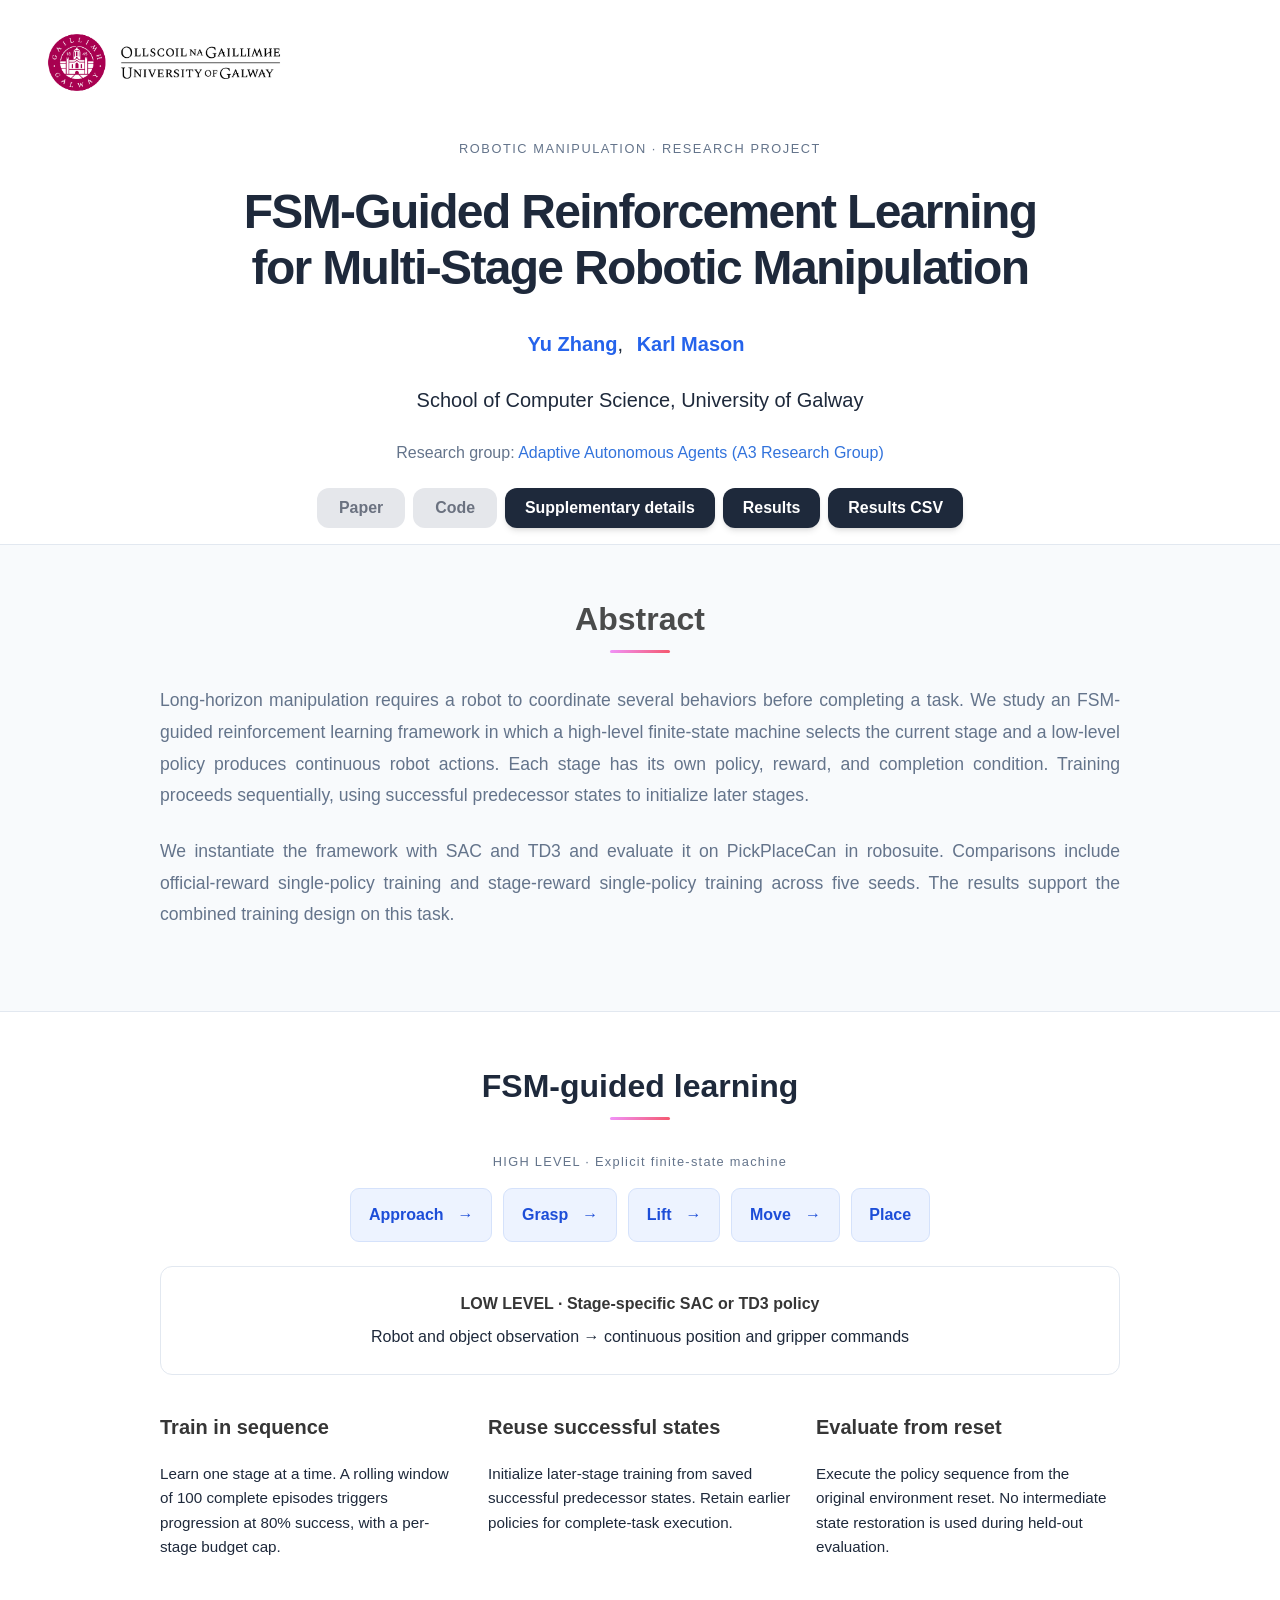
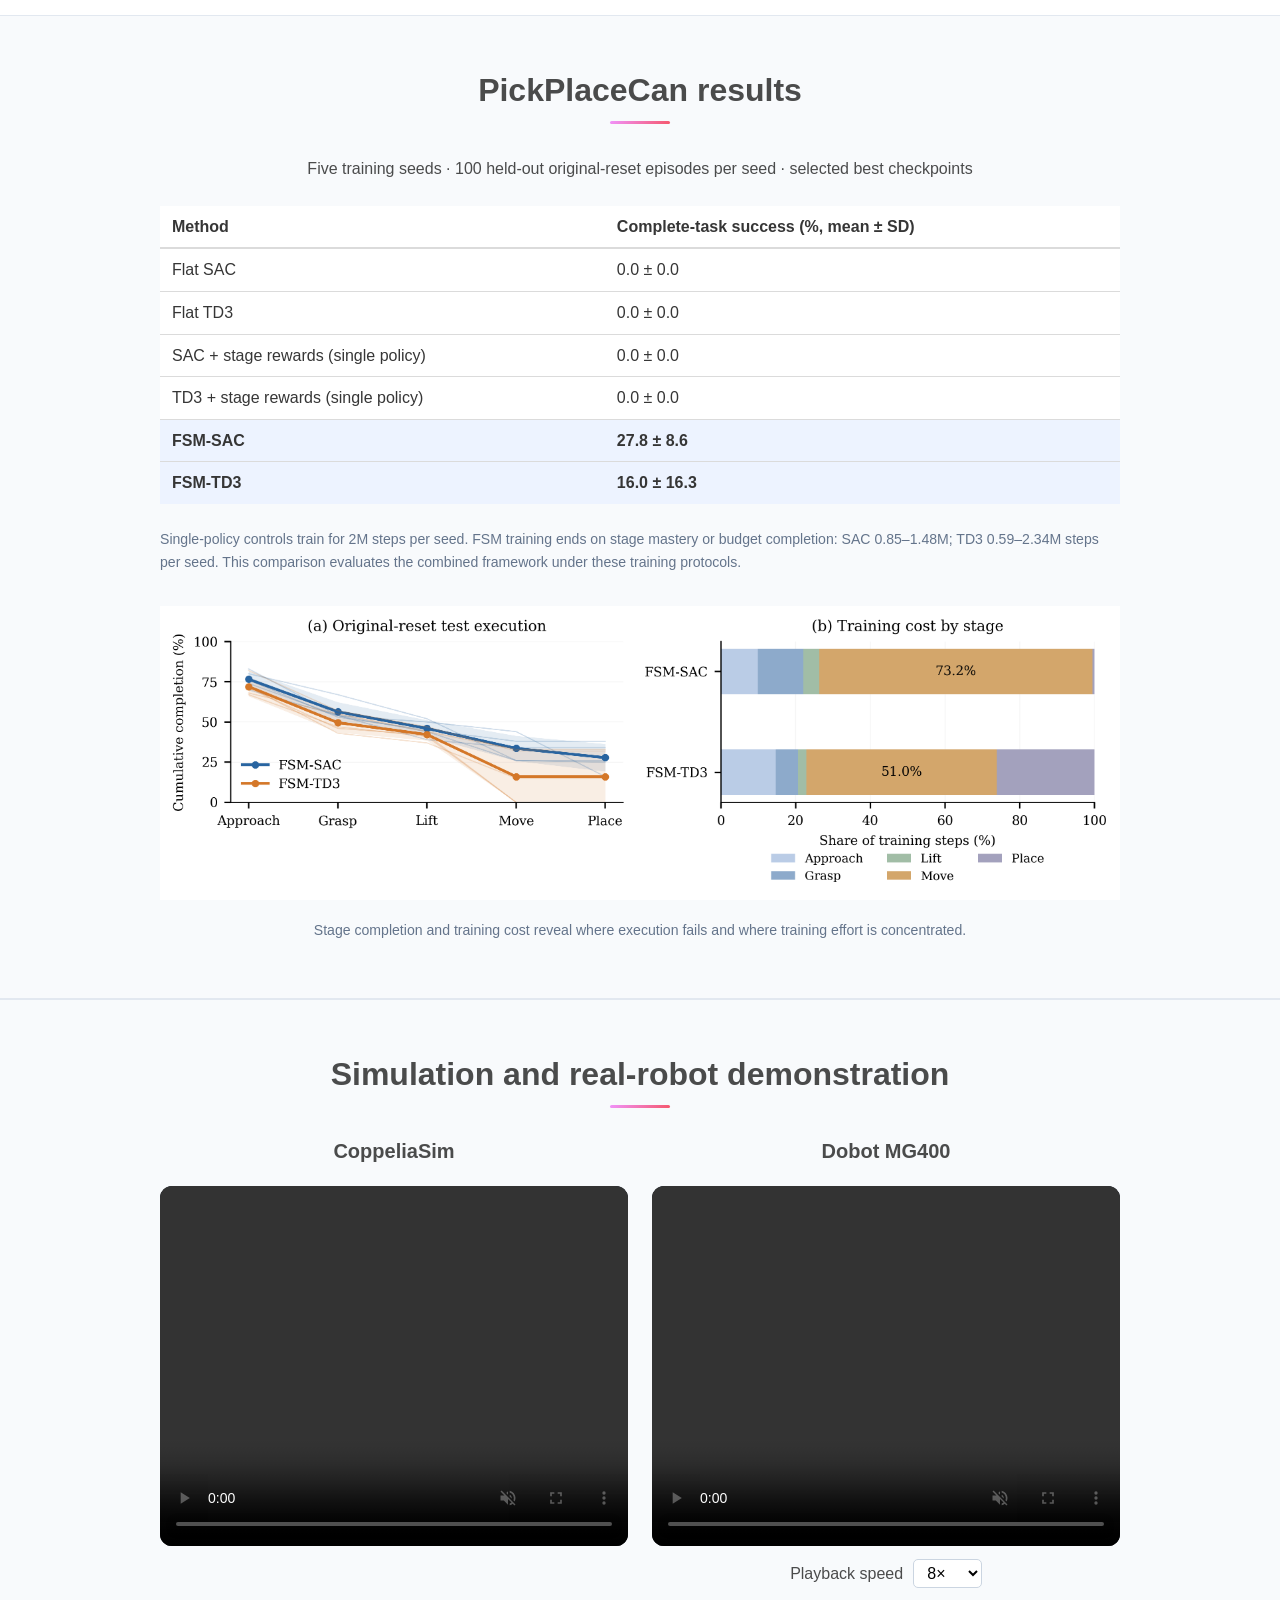
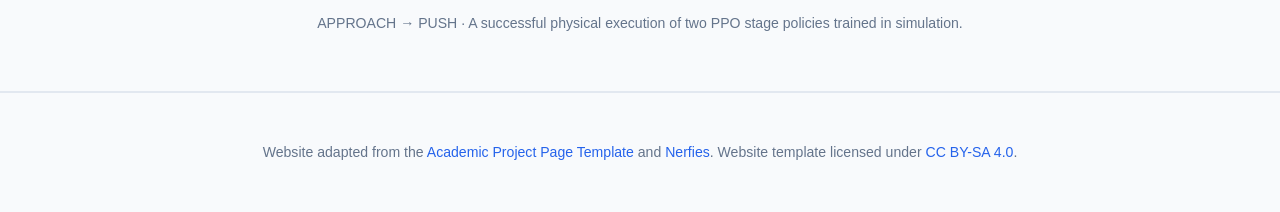
<file: index.html>
<!DOCTYPE html>

<html lang="en"><head><meta charset="utf-8"/><meta content="width=device-width,initial-scale=1" name="viewport"/><title>FSM-Guided Reinforcement Learning for Multi-Stage Robotic Manipulation</title><meta content="Stage-wise robot manipulation learning with an explicit FSM and SAC or TD3 policies. Five-seed robosuite evaluation and recorded simulation rollouts." name="description"/><link href="static/css/bulma.min.css" rel="stylesheet"/><link href="static/css/index.css" rel="stylesheet"/><link href="style.css" rel="stylesheet"/></head><body><header class="institution-bar"><img alt="University of Galway" height="2658" src="assets/University_Of_Galway_Logo__Positive_Landscape.jpg" width="7030"/></header><section class="hero"><div class="hero-body"><div class="container is-max-desktop has-text-centered"><p class="draft-label">Robotic manipulation · Research project</p><h1 class="title is-1 publication-title">FSM-Guided Reinforcement Learning<br class="desktop-break"/> for Multi-Stage Robotic Manipulation</h1><div class="is-size-5 publication-authors"><span class="author-block"><a href="https://yuzhangai.com">Yu Zhang</a>,</span> <span class="author-block"><a href="https://research.universityofgalway.ie/en/persons/karl-mason/">Karl Mason</a></span></div><div class="publication-authors is-size-5">School of Computer Science, University of Galway</div><p class="research-group">Research group: <a href="https://www.autonomous-agents-research.com/">Adaptive Autonomous Agents (A3 Research Group)</a></p><div class="publication-links"><span aria-disabled="true" aria-label="Paper. Paper will be released at the camera-ready stage." class="release-control" role="link" tabindex="0"><span class="button is-rounded release-button">Paper</span><span class="release-message" role="tooltip">Paper will be released at the camera-ready stage.</span></span><span aria-disabled="true" aria-label="Code. Code will be released at the camera-ready stage." class="release-control" role="link" tabindex="0"><span class="button is-rounded release-button">Code</span><span class="release-message" role="tooltip">Code will be released at the camera-ready stage.</span></span> <a class="button is-rounded is-dark" href="supplementary.html">Supplementary details</a> <a class="button is-rounded is-dark" href="#results">Results</a> <a class="button is-rounded is-dark" download="" href="assets/robosuite-results.csv">Results CSV</a></div></div></div></section><section class="section hero is-light" id="abstract"><div class="container is-max-desktop"><h2 class="title is-3 has-text-centered">Abstract</h2><div class="content has-text-justified"><p>Long-horizon manipulation requires a robot to coordinate several behaviors before completing a task. We study an FSM-guided reinforcement learning framework in which a high-level finite-state machine selects the current stage and a low-level policy produces continuous robot actions. Each stage has its own policy, reward, and completion condition. Training proceeds sequentially, using successful predecessor states to initialize later stages.</p><p>We instantiate the framework with SAC and TD3 and evaluate it on PickPlaceCan in robosuite. Comparisons include official-reward single-policy training and stage-reward single-policy training across five seeds. The results support the combined training design on this task.</p></div></div></section><section class="section" id="method"><div class="container is-max-desktop"><h2 class="title is-3 has-text-centered">FSM-guided learning</h2><div class="level-label">HIGH LEVEL · Explicit finite-state machine</div><div class="stage-flow"><span>Approach</span><span>Grasp</span><span>Lift</span><span>Move</span><span>Place</span></div><div class="policy-layer"><strong>LOW LEVEL · Stage-specific SAC or TD3 policy</strong><p>Robot and object observation → continuous position and gripper commands</p></div><div class="columns method-notes"><div class="column"><h3 class="title is-5">Train in sequence</h3><p>Learn one stage at a time. A rolling window of 100 complete episodes triggers progression at 80% success, with a per-stage budget cap.</p></div><div class="column"><h3 class="title is-5">Reuse successful states</h3><p>Initialize later-stage training from saved successful predecessor states. Retain earlier policies for complete-task execution.</p></div><div class="column"><h3 class="title is-5">Evaluate from reset</h3><p>Execute the policy sequence from the original environment reset. No intermediate state restoration is used during held-out evaluation.</p></div></div></div></section><section class="section hero is-light" id="results"><div class="container is-max-desktop"><h2 class="title is-3 has-text-centered">PickPlaceCan results</h2><p class="has-text-centered">Five training seeds · 100 held-out original-reset episodes per seed · selected best checkpoints</p><div class="table-container"><table class="table is-fullwidth"><thead><tr><th>Method</th><th>Complete-task success (%, mean ± SD)</th></tr></thead><tbody><tr class=""><td>Flat SAC</td><td>0.0 ± 0.0</td></tr><tr class=""><td>Flat TD3</td><td>0.0 ± 0.0</td></tr><tr class=""><td>SAC + stage rewards (single policy)</td><td>0.0 ± 0.0</td></tr><tr class=""><td>TD3 + stage rewards (single policy)</td><td>0.0 ± 0.0</td></tr><tr class="highlight"><td>FSM-SAC</td><td>27.8 ± 8.6</td></tr><tr class="highlight"><td>FSM-TD3</td><td>16.0 ± 16.3</td></tr></tbody></table></div><p class="caption">Single-policy controls train for 2M steps per seed. FSM training ends on stage mastery or budget completion: SAC 0.85–1.48M; TD3 0.59–2.34M steps per seed. This comparison evaluates the combined framework under these training protocols.</p><figure><img alt="Cumulative stage completion during original-reset execution and pooled training cost by stage" loading="lazy" src="assets/execution-cost.png"/><figcaption>Stage completion and training cost reveal where execution fails and where training effort is concentrated.</figcaption></figure></div></section><section class="section hero is-light" id="robot"><div class="container is-max-desktop"><h2 class="title is-3 has-text-centered">Simulation and real-robot demonstration</h2><div class="columns robot-videos"><div class="column"><h3 class="title is-5 has-text-centered">CoppeliaSim</h3><video aria-label="Dobot MG400 pushing task in CoppeliaSim" class="simulation-video" controls="" muted="" playsinline="" preload="metadata"><source src="assets/robot/coppeliasim_target_view_h264.mp4" type="video/mp4"/></video></div><div class="column"><h3 class="title is-5 has-text-centered">Dobot MG400</h3><video aria-label="Dobot MG400 physical pushing demonstration" controls="" id="real-robot-video" muted="" playsinline="" preload="metadata"><source src="assets/robot/mg400_real_robot.mp4" type="video/mp4"/></video><div class="playback-control"><label for="real-robot-speed">Playback speed</label><select id="real-robot-speed"><option value="1">1×</option><option value="2">2×</option><option value="4">4×</option><option selected="" value="8">8×</option><option value="16">16×</option></select></div></div></div><p class="caption has-text-centered">APPROACH → PUSH · A successful physical execution of two PPO stage policies trained in simulation.</p></div></section><footer class="footer"><div class="container is-max-desktop content has-text-centered"><p class="caption">Website adapted from the <a href="https://github.com/eliahuhorwitz/Academic-project-page-template">Academic Project Page Template</a> and <a href="https://nerfies.github.io/">Nerfies</a>. Website template licensed under <a href="https://creativecommons.org/licenses/by-sa/4.0/">CC BY-SA 4.0</a>.</p></div></footer><script>
const realRobotVideo = document.getElementById('real-robot-video');
const speedSelect = document.getElementById('real-robot-speed');
function setPlaybackSpeed() {
  realRobotVideo.defaultPlaybackRate = Number(speedSelect.value);
  realRobotVideo.playbackRate = Number(speedSelect.value);
}
speedSelect.addEventListener('change', setPlaybackSpeed);
realRobotVideo.addEventListener('loadedmetadata', setPlaybackSpeed);
realRobotVideo.addEventListener('ratechange', () => {
  if ([...speedSelect.options].some(option => Number(option.value) === realRobotVideo.playbackRate)) {
    speedSelect.value = String(realRobotVideo.playbackRate);
  }
});
setPlaybackSpeed();
</script></body></html>
</file>
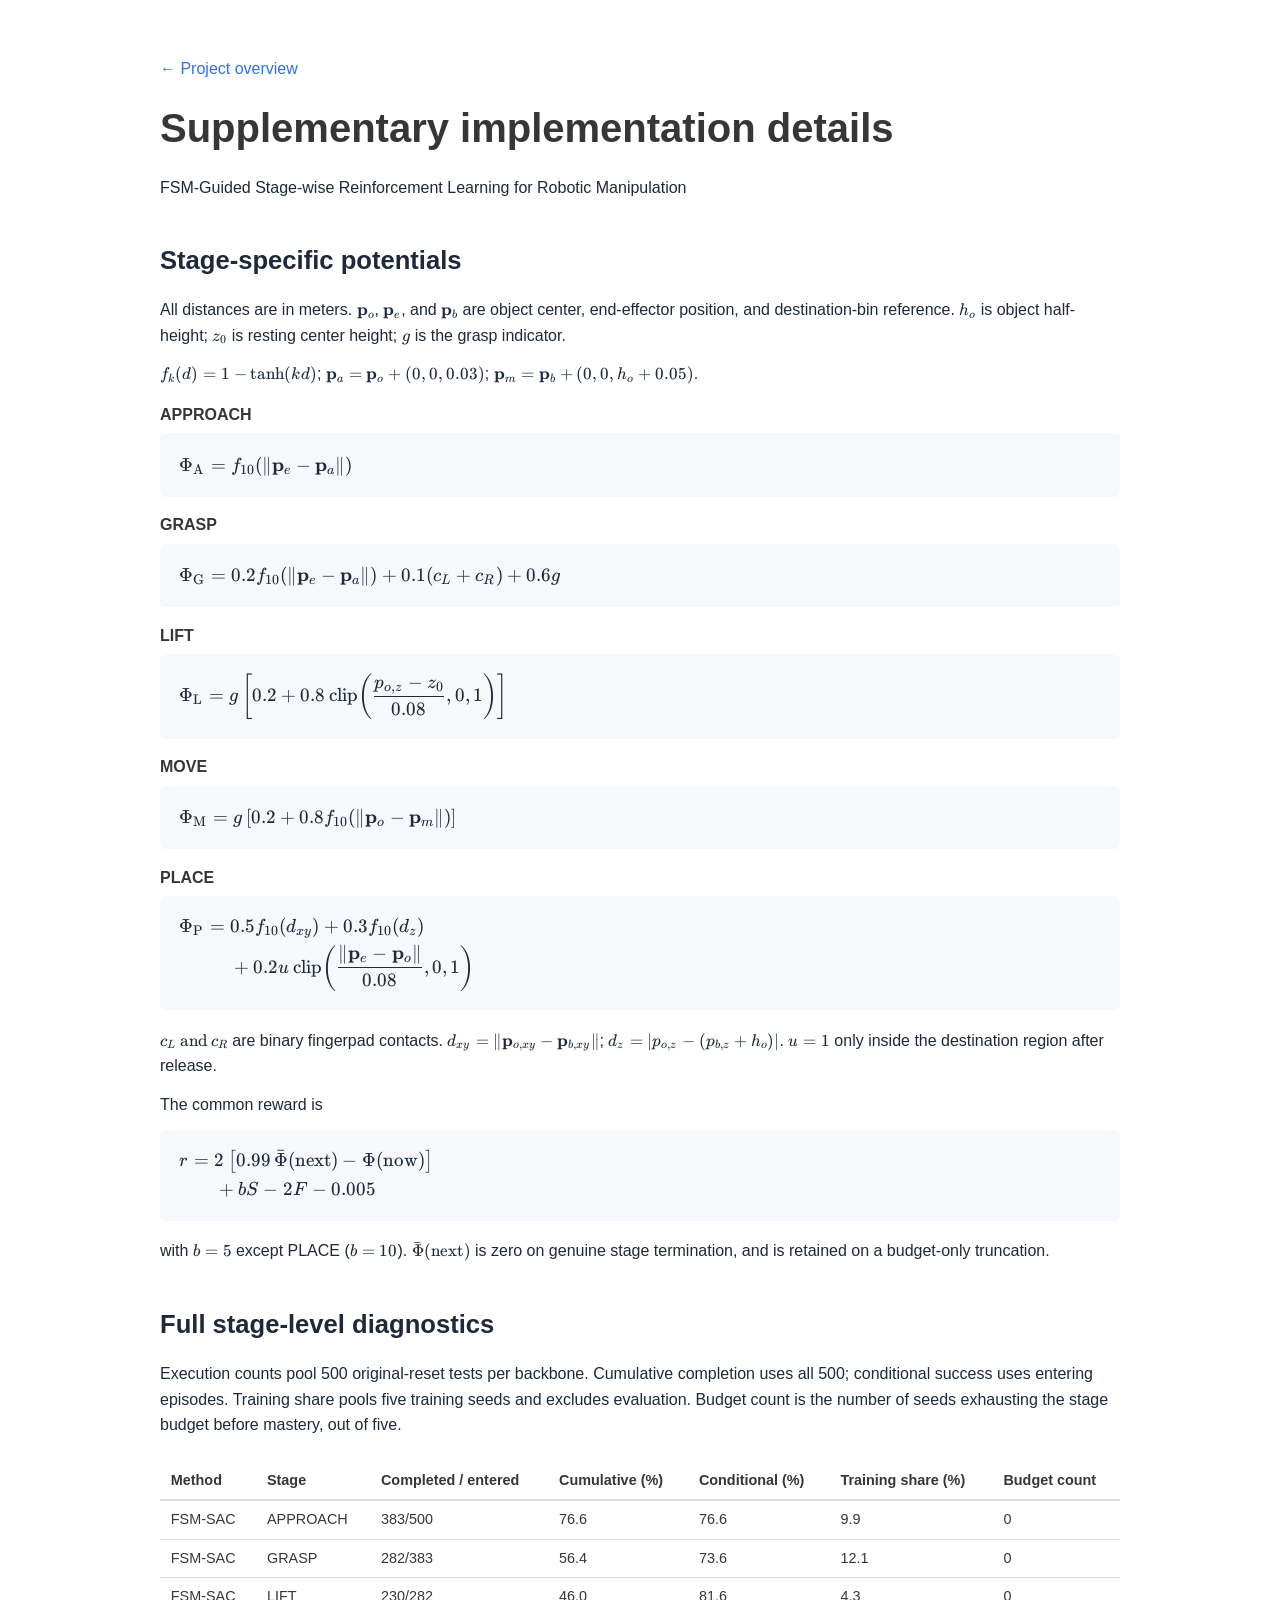
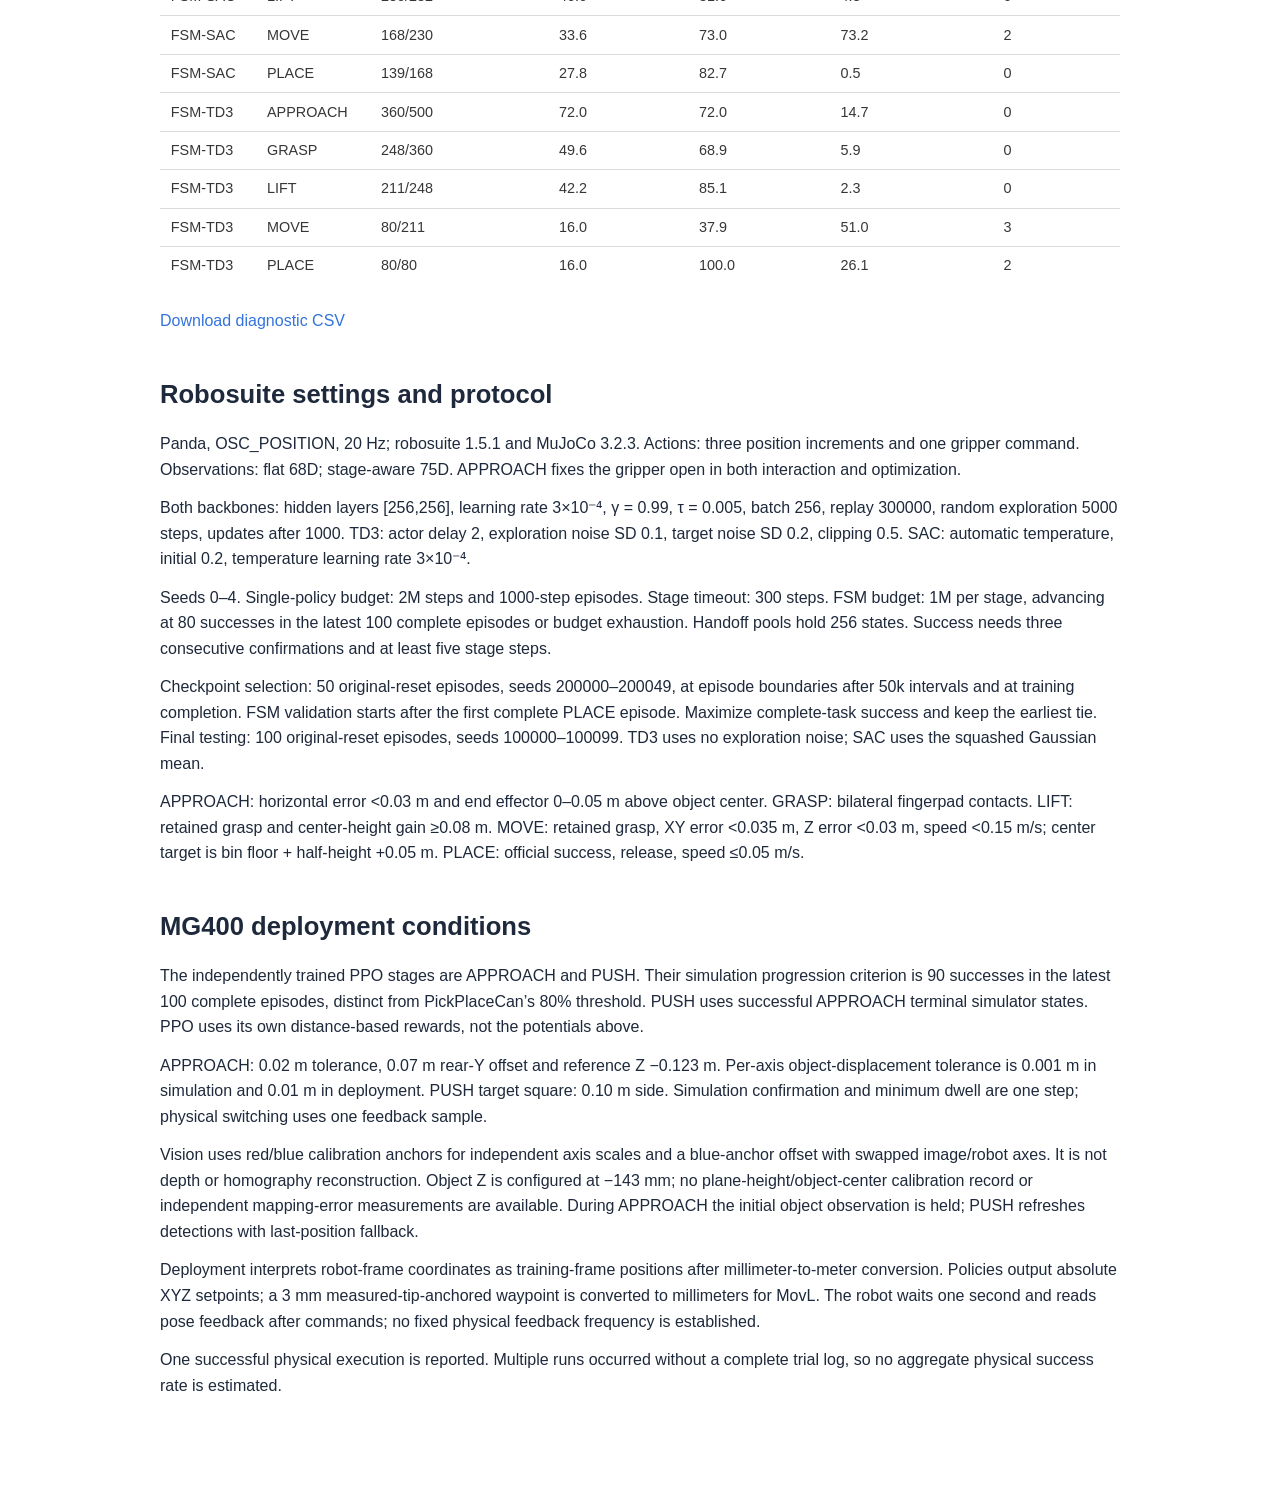
<file: supplementary.html>
<!DOCTYPE html>

<html lang="en"><head><meta charset="utf-8"/><meta content="width=device-width,initial-scale=1" name="viewport"/><title>Supplementary details · FSM-guided stage-wise RL</title><link href="static/css/bulma.min.css" rel="stylesheet"/><link href="static/css/index.css" rel="stylesheet"/><link href="style.css" rel="stylesheet"/><style>.equation{overflow-x:auto;padding:12px;background:#f6f8fb;border-radius:6px;font-size:1rem}.supp-table{font-size:.9rem}.supp-section{margin:2.5rem 0}.supp-section h2{font-size:1.6rem;font-weight:600;margin-bottom:1rem}.supp-section p{margin:.8rem 0}
.equation{max-width:100%;padding:1rem 1.2rem;margin:.6rem 0 1.1rem}
.equation .katex-display{margin:.2rem 0;text-align:left}
.equation .katex-display>.katex{text-align:left}
#rewards p .katex{font-size:1.08em}
@media(max-width:600px){.equation{padding:.8rem;font-size:.88rem}#rewards p{line-height:1.9}}
</style><link href="static/katex/katex.min.css" rel="stylesheet"/></head><body><main class="section"><div class="container is-max-desktop"><a href="index.html">← Project overview</a><h1 class="title is-2" style="margin-top:1.5rem">Supplementary implementation details</h1><p>FSM-Guided Stage-wise Reinforcement Learning for Robotic Manipulation</p><section class="supp-section" id="rewards"><h2>Stage-specific potentials</h2>
<p>All distances are in meters. <span class="katex"><span class="katex-mathml"><math xmlns="http://www.w3.org/1998/Math/MathML"><semantics><mrow><msub><mi mathvariant="bold">p</mi><mi>o</mi></msub></mrow><annotation encoding="application/x-tex">\mathbf{p}_o</annotation></semantics></math></span><span aria-hidden="true" class="katex-html"><span class="katex-base"><span class="katex-strut" style="height:0.6389em;vertical-align:-0.1944em;"></span><span class="mord"><span class="mord mathbf">p</span><span class="msupsub"><span class="vlist-t vlist-t2"><span class="vlist-r"><span class="vlist" style="height:0.1514em;"><span style="top:-2.55em;margin-left:0em;margin-right:0.05em;"><span class="pstrut" style="height:2.7em;"></span><span class="katex-sizing reset-size6 size3 mtight"><span class="mord mathnormal mtight">o</span></span></span></span><span class="vlist-s">​</span></span><span class="vlist-r"><span class="vlist" style="height:0.15em;"><span></span></span></span></span></span></span></span></span></span>, <span class="katex"><span class="katex-mathml"><math xmlns="http://www.w3.org/1998/Math/MathML"><semantics><mrow><msub><mi mathvariant="bold">p</mi><mi>e</mi></msub></mrow><annotation encoding="application/x-tex">\mathbf{p}_e</annotation></semantics></math></span><span aria-hidden="true" class="katex-html"><span class="katex-base"><span class="katex-strut" style="height:0.6389em;vertical-align:-0.1944em;"></span><span class="mord"><span class="mord mathbf">p</span><span class="msupsub"><span class="vlist-t vlist-t2"><span class="vlist-r"><span class="vlist" style="height:0.1514em;"><span style="top:-2.55em;margin-left:0em;margin-right:0.05em;"><span class="pstrut" style="height:2.7em;"></span><span class="katex-sizing reset-size6 size3 mtight"><span class="mord mathnormal mtight">e</span></span></span></span><span class="vlist-s">​</span></span><span class="vlist-r"><span class="vlist" style="height:0.15em;"><span></span></span></span></span></span></span></span></span></span>, and <span class="katex"><span class="katex-mathml"><math xmlns="http://www.w3.org/1998/Math/MathML"><semantics><mrow><msub><mi mathvariant="bold">p</mi><mi>b</mi></msub></mrow><annotation encoding="application/x-tex">\mathbf{p}_b</annotation></semantics></math></span><span aria-hidden="true" class="katex-html"><span class="katex-base"><span class="katex-strut" style="height:0.6389em;vertical-align:-0.1944em;"></span><span class="mord"><span class="mord mathbf">p</span><span class="msupsub"><span class="vlist-t vlist-t2"><span class="vlist-r"><span class="vlist" style="height:0.3361em;"><span style="top:-2.55em;margin-left:0em;margin-right:0.05em;"><span class="pstrut" style="height:2.7em;"></span><span class="katex-sizing reset-size6 size3 mtight"><span class="mord mathnormal mtight">b</span></span></span></span><span class="vlist-s">​</span></span><span class="vlist-r"><span class="vlist" style="height:0.15em;"><span></span></span></span></span></span></span></span></span></span> are object center, end-effector position, and destination-bin reference. <span class="katex"><span class="katex-mathml"><math xmlns="http://www.w3.org/1998/Math/MathML"><semantics><mrow><msub><mi>h</mi><mi>o</mi></msub></mrow><annotation encoding="application/x-tex">h_o</annotation></semantics></math></span><span aria-hidden="true" class="katex-html"><span class="katex-base"><span class="katex-strut" style="height:0.8444em;vertical-align:-0.15em;"></span><span class="mord"><span class="mord mathnormal">h</span><span class="msupsub"><span class="vlist-t vlist-t2"><span class="vlist-r"><span class="vlist" style="height:0.1514em;"><span style="top:-2.55em;margin-left:0em;margin-right:0.05em;"><span class="pstrut" style="height:2.7em;"></span><span class="katex-sizing reset-size6 size3 mtight"><span class="mord mathnormal mtight">o</span></span></span></span><span class="vlist-s">​</span></span><span class="vlist-r"><span class="vlist" style="height:0.15em;"><span></span></span></span></span></span></span></span></span></span> is object half-height; <span class="katex"><span class="katex-mathml"><math xmlns="http://www.w3.org/1998/Math/MathML"><semantics><mrow><msub><mi>z</mi><mn>0</mn></msub></mrow><annotation encoding="application/x-tex">z_0</annotation></semantics></math></span><span aria-hidden="true" class="katex-html"><span class="katex-base"><span class="katex-strut" style="height:0.5806em;vertical-align:-0.15em;"></span><span class="mord"><span class="mord mathnormal" style="margin-right:0.044em;">z</span><span class="msupsub"><span class="vlist-t vlist-t2"><span class="vlist-r"><span class="vlist" style="height:0.3011em;"><span style="top:-2.55em;margin-left:-0.044em;margin-right:0.05em;"><span class="pstrut" style="height:2.7em;"></span><span class="katex-sizing reset-size6 size3 mtight"><span class="mord mtight">0</span></span></span></span><span class="vlist-s">​</span></span><span class="vlist-r"><span class="vlist" style="height:0.15em;"><span></span></span></span></span></span></span></span></span></span> is resting center height; <span class="katex"><span class="katex-mathml"><math xmlns="http://www.w3.org/1998/Math/MathML"><semantics><mrow><mi>g</mi></mrow><annotation encoding="application/x-tex">g</annotation></semantics></math></span><span aria-hidden="true" class="katex-html"><span class="katex-base"><span class="katex-strut" style="height:0.625em;vertical-align:-0.1944em;"></span><span class="mord mathnormal" style="margin-right:0.0359em;">g</span></span></span></span> is the grasp indicator.</p>
<p><span class="katex"><span class="katex-mathml"><math xmlns="http://www.w3.org/1998/Math/MathML"><semantics><mrow><msub><mi>f</mi><mi>k</mi></msub><mo stretchy="false">(</mo><mi>d</mi><mo stretchy="false">)</mo><mo>=</mo><mn>1</mn><mo>−</mo><mi>tanh</mi><mo>⁡</mo><mo stretchy="false">(</mo><mi>k</mi><mi>d</mi><mo stretchy="false">)</mo></mrow><annotation encoding="application/x-tex">f_k(d)=1-\tanh(kd)</annotation></semantics></math></span><span aria-hidden="true" class="katex-html"><span class="katex-base"><span class="katex-strut" style="height:1em;vertical-align:-0.25em;"></span><span class="mord"><span class="mord mathnormal" style="margin-right:0.1076em;">f</span><span class="msupsub"><span class="vlist-t vlist-t2"><span class="vlist-r"><span class="vlist" style="height:0.3361em;"><span style="top:-2.55em;margin-left:-0.1076em;margin-right:0.05em;"><span class="pstrut" style="height:2.7em;"></span><span class="katex-sizing reset-size6 size3 mtight"><span class="mord mathnormal mtight" style="margin-right:0.0315em;">k</span></span></span></span><span class="vlist-s">​</span></span><span class="vlist-r"><span class="vlist" style="height:0.15em;"><span></span></span></span></span></span></span><span class="mopen">(</span><span class="mord mathnormal">d</span><span class="mclose">)</span><span class="mspace" style="margin-right:0.2778em;"></span><span class="mrel">=</span><span class="mspace" style="margin-right:0.2778em;"></span></span><span class="katex-base"><span class="katex-strut" style="height:0.7278em;vertical-align:-0.0833em;"></span><span class="mord">1</span><span class="mspace" style="margin-right:0.2222em;"></span><span class="mbin">−</span><span class="mspace" style="margin-right:0.2222em;"></span></span><span class="katex-base"><span class="katex-strut" style="height:1em;vertical-align:-0.25em;"></span><span class="mop">tanh</span><span class="mopen">(</span><span class="mord mathnormal" style="margin-right:0.0315em;">k</span><span class="mord mathnormal">d</span><span class="mclose">)</span></span></span></span>; <span class="katex"><span class="katex-mathml"><math xmlns="http://www.w3.org/1998/Math/MathML"><semantics><mrow><msub><mi mathvariant="bold">p</mi><mi>a</mi></msub><mo>=</mo><msub><mi mathvariant="bold">p</mi><mi>o</mi></msub><mo>+</mo><mo stretchy="false">(</mo><mn>0</mn><mo separator="true">,</mo><mn>0</mn><mo separator="true">,</mo><mn>0.03</mn><mo stretchy="false">)</mo></mrow><annotation encoding="application/x-tex">\mathbf{p}_a=\mathbf{p}_o+(0,0,0.03)</annotation></semantics></math></span><span aria-hidden="true" class="katex-html"><span class="katex-base"><span class="katex-strut" style="height:0.6389em;vertical-align:-0.1944em;"></span><span class="mord"><span class="mord mathbf">p</span><span class="msupsub"><span class="vlist-t vlist-t2"><span class="vlist-r"><span class="vlist" style="height:0.1514em;"><span style="top:-2.55em;margin-left:0em;margin-right:0.05em;"><span class="pstrut" style="height:2.7em;"></span><span class="katex-sizing reset-size6 size3 mtight"><span class="mord mathnormal mtight">a</span></span></span></span><span class="vlist-s">​</span></span><span class="vlist-r"><span class="vlist" style="height:0.15em;"><span></span></span></span></span></span></span><span class="mspace" style="margin-right:0.2778em;"></span><span class="mrel">=</span><span class="mspace" style="margin-right:0.2778em;"></span></span><span class="katex-base"><span class="katex-strut" style="height:0.7778em;vertical-align:-0.1944em;"></span><span class="mord"><span class="mord mathbf">p</span><span class="msupsub"><span class="vlist-t vlist-t2"><span class="vlist-r"><span class="vlist" style="height:0.1514em;"><span style="top:-2.55em;margin-left:0em;margin-right:0.05em;"><span class="pstrut" style="height:2.7em;"></span><span class="katex-sizing reset-size6 size3 mtight"><span class="mord mathnormal mtight">o</span></span></span></span><span class="vlist-s">​</span></span><span class="vlist-r"><span class="vlist" style="height:0.15em;"><span></span></span></span></span></span></span><span class="mspace" style="margin-right:0.2222em;"></span><span class="mbin">+</span><span class="mspace" style="margin-right:0.2222em;"></span></span><span class="katex-base"><span class="katex-strut" style="height:1em;vertical-align:-0.25em;"></span><span class="mopen">(</span><span class="mord">0</span><span class="mpunct">,</span><span class="mspace" style="margin-right:0.1667em;"></span><span class="mord">0</span><span class="mpunct">,</span><span class="mspace" style="margin-right:0.1667em;"></span><span class="mord">0.03</span><span class="mclose">)</span></span></span></span>; <span class="katex"><span class="katex-mathml"><math xmlns="http://www.w3.org/1998/Math/MathML"><semantics><mrow><msub><mi mathvariant="bold">p</mi><mi>m</mi></msub><mo>=</mo><msub><mi mathvariant="bold">p</mi><mi>b</mi></msub><mo>+</mo><mo stretchy="false">(</mo><mn>0</mn><mo separator="true">,</mo><mn>0</mn><mo separator="true">,</mo><msub><mi>h</mi><mi>o</mi></msub><mo>+</mo><mn>0.05</mn><mo stretchy="false">)</mo></mrow><annotation encoding="application/x-tex">\mathbf{p}_m=\mathbf{p}_b+(0,0,h_o+0.05)</annotation></semantics></math></span><span aria-hidden="true" class="katex-html"><span class="katex-base"><span class="katex-strut" style="height:0.6389em;vertical-align:-0.1944em;"></span><span class="mord"><span class="mord mathbf">p</span><span class="msupsub"><span class="vlist-t vlist-t2"><span class="vlist-r"><span class="vlist" style="height:0.1514em;"><span style="top:-2.55em;margin-left:0em;margin-right:0.05em;"><span class="pstrut" style="height:2.7em;"></span><span class="katex-sizing reset-size6 size3 mtight"><span class="mord mathnormal mtight">m</span></span></span></span><span class="vlist-s">​</span></span><span class="vlist-r"><span class="vlist" style="height:0.15em;"><span></span></span></span></span></span></span><span class="mspace" style="margin-right:0.2778em;"></span><span class="mrel">=</span><span class="mspace" style="margin-right:0.2778em;"></span></span><span class="katex-base"><span class="katex-strut" style="height:0.7778em;vertical-align:-0.1944em;"></span><span class="mord"><span class="mord mathbf">p</span><span class="msupsub"><span class="vlist-t vlist-t2"><span class="vlist-r"><span class="vlist" style="height:0.3361em;"><span style="top:-2.55em;margin-left:0em;margin-right:0.05em;"><span class="pstrut" style="height:2.7em;"></span><span class="katex-sizing reset-size6 size3 mtight"><span class="mord mathnormal mtight">b</span></span></span></span><span class="vlist-s">​</span></span><span class="vlist-r"><span class="vlist" style="height:0.15em;"><span></span></span></span></span></span></span><span class="mspace" style="margin-right:0.2222em;"></span><span class="mbin">+</span><span class="mspace" style="margin-right:0.2222em;"></span></span><span class="katex-base"><span class="katex-strut" style="height:1em;vertical-align:-0.25em;"></span><span class="mopen">(</span><span class="mord">0</span><span class="mpunct">,</span><span class="mspace" style="margin-right:0.1667em;"></span><span class="mord">0</span><span class="mpunct">,</span><span class="mspace" style="margin-right:0.1667em;"></span><span class="mord"><span class="mord mathnormal">h</span><span class="msupsub"><span class="vlist-t vlist-t2"><span class="vlist-r"><span class="vlist" style="height:0.1514em;"><span style="top:-2.55em;margin-left:0em;margin-right:0.05em;"><span class="pstrut" style="height:2.7em;"></span><span class="katex-sizing reset-size6 size3 mtight"><span class="mord mathnormal mtight">o</span></span></span></span><span class="vlist-s">​</span></span><span class="vlist-r"><span class="vlist" style="height:0.15em;"><span></span></span></span></span></span></span><span class="mspace" style="margin-right:0.2222em;"></span><span class="mbin">+</span><span class="mspace" style="margin-right:0.2222em;"></span></span><span class="katex-base"><span class="katex-strut" style="height:1em;vertical-align:-0.25em;"></span><span class="mord">0.05</span><span class="mclose">)</span></span></span></span>.</p><h3 class="title is-6" style="margin:1.2rem 0 .5rem">APPROACH</h3><div class="equation"><span class="katex-display"><span class="katex"><span class="katex-mathml"><math display="block" xmlns="http://www.w3.org/1998/Math/MathML"><semantics><mrow><msub><mi mathvariant="normal">Φ</mi><mi mathvariant="normal">A</mi></msub><mo>=</mo><msub><mi>f</mi><mn>10</mn></msub><mtext> ⁣</mtext><mrow><mo fence="true">(</mo><mrow><mo fence="true">∥</mo><msub><mi mathvariant="bold">p</mi><mi>e</mi></msub><mo>−</mo><msub><mi mathvariant="bold">p</mi><mi>a</mi></msub><mo fence="true">∥</mo></mrow><mo fence="true">)</mo></mrow></mrow><annotation encoding="application/x-tex">\Phi_{\mathrm{A}}=f_{10}\!\left(\left\lVert\mathbf{p}_e-\mathbf{p}_a\right\rVert\right)</annotation></semantics></math></span><span aria-hidden="true" class="katex-html"><span class="katex-base"><span class="katex-strut" style="height:0.8333em;vertical-align:-0.15em;"></span><span class="mord"><span class="mord">Φ</span><span class="msupsub"><span class="vlist-t vlist-t2"><span class="vlist-r"><span class="vlist" style="height:0.3283em;"><span style="top:-2.55em;margin-left:0em;margin-right:0.05em;"><span class="pstrut" style="height:2.7em;"></span><span class="katex-sizing reset-size6 size3 mtight"><span class="mord mtight"><span class="mord mathrm mtight">A</span></span></span></span></span><span class="vlist-s">​</span></span><span class="vlist-r"><span class="vlist" style="height:0.15em;"><span></span></span></span></span></span></span><span class="mspace" style="margin-right:0.2778em;"></span><span class="mrel">=</span><span class="mspace" style="margin-right:0.2778em;"></span></span><span class="katex-base"><span class="katex-strut" style="height:1em;vertical-align:-0.25em;"></span><span class="mord"><span class="mord mathnormal" style="margin-right:0.1076em;">f</span><span class="msupsub"><span class="vlist-t vlist-t2"><span class="vlist-r"><span class="vlist" style="height:0.3011em;"><span style="top:-2.55em;margin-left:-0.1076em;margin-right:0.05em;"><span class="pstrut" style="height:2.7em;"></span><span class="katex-sizing reset-size6 size3 mtight"><span class="mord mtight"><span class="mord mtight">10</span></span></span></span></span><span class="vlist-s">​</span></span><span class="vlist-r"><span class="vlist" style="height:0.15em;"><span></span></span></span></span></span></span><span class="mspace" style="margin-right:-0.1667em;"></span><span class="mspace" style="margin-right:0.1667em;"></span><span class="minner"><span class="mopen delimcenter" style="top:0em;">(</span><span class="minner"><span class="mopen delimcenter" style="top:0em;">∥</span><span class="mord"><span class="mord mathbf">p</span><span class="msupsub"><span class="vlist-t vlist-t2"><span class="vlist-r"><span class="vlist" style="height:0.1514em;"><span style="top:-2.55em;margin-left:0em;margin-right:0.05em;"><span class="pstrut" style="height:2.7em;"></span><span class="katex-sizing reset-size6 size3 mtight"><span class="mord mathnormal mtight">e</span></span></span></span><span class="vlist-s">​</span></span><span class="vlist-r"><span class="vlist" style="height:0.15em;"><span></span></span></span></span></span></span><span class="mspace" style="margin-right:0.2222em;"></span><span class="mbin">−</span><span class="mspace" style="margin-right:0.2222em;"></span><span class="mord"><span class="mord mathbf">p</span><span class="msupsub"><span class="vlist-t vlist-t2"><span class="vlist-r"><span class="vlist" style="height:0.1514em;"><span style="top:-2.55em;margin-left:0em;margin-right:0.05em;"><span class="pstrut" style="height:2.7em;"></span><span class="katex-sizing reset-size6 size3 mtight"><span class="mord mathnormal mtight">a</span></span></span></span><span class="vlist-s">​</span></span><span class="vlist-r"><span class="vlist" style="height:0.15em;"><span></span></span></span></span></span></span><span class="mclose delimcenter" style="top:0em;">∥</span></span><span class="mclose delimcenter" style="top:0em;">)</span></span></span></span></span></span></div><h3 class="title is-6" style="margin:1.2rem 0 .5rem">GRASP</h3><div class="equation"><span class="katex-display"><span class="katex"><span class="katex-mathml"><math display="block" xmlns="http://www.w3.org/1998/Math/MathML"><semantics><mrow><msub><mi mathvariant="normal">Φ</mi><mi mathvariant="normal">G</mi></msub><mo>=</mo><mn>0.2</mn><msub><mi>f</mi><mn>10</mn></msub><mtext> ⁣</mtext><mrow><mo fence="true">(</mo><mrow><mo fence="true">∥</mo><msub><mi mathvariant="bold">p</mi><mi>e</mi></msub><mo>−</mo><msub><mi mathvariant="bold">p</mi><mi>a</mi></msub><mo fence="true">∥</mo></mrow><mo fence="true">)</mo></mrow><mo>+</mo><mn>0.1</mn><mo stretchy="false">(</mo><msub><mi>c</mi><mi>L</mi></msub><mo>+</mo><msub><mi>c</mi><mi>R</mi></msub><mo stretchy="false">)</mo><mo>+</mo><mn>0.6</mn><mi>g</mi></mrow><annotation encoding="application/x-tex">\Phi_{\mathrm{G}}=0.2f_{10}\!\left(\left\lVert\mathbf{p}_e-\mathbf{p}_a\right\rVert\right)+0.1(c_L+c_R)+0.6g</annotation></semantics></math></span><span aria-hidden="true" class="katex-html"><span class="katex-base"><span class="katex-strut" style="height:0.8333em;vertical-align:-0.15em;"></span><span class="mord"><span class="mord">Φ</span><span class="msupsub"><span class="vlist-t vlist-t2"><span class="vlist-r"><span class="vlist" style="height:0.3283em;"><span style="top:-2.55em;margin-left:0em;margin-right:0.05em;"><span class="pstrut" style="height:2.7em;"></span><span class="katex-sizing reset-size6 size3 mtight"><span class="mord mtight"><span class="mord mathrm mtight">G</span></span></span></span></span><span class="vlist-s">​</span></span><span class="vlist-r"><span class="vlist" style="height:0.15em;"><span></span></span></span></span></span></span><span class="mspace" style="margin-right:0.2778em;"></span><span class="mrel">=</span><span class="mspace" style="margin-right:0.2778em;"></span></span><span class="katex-base"><span class="katex-strut" style="height:1em;vertical-align:-0.25em;"></span><span class="mord">0.2</span><span class="mord"><span class="mord mathnormal" style="margin-right:0.1076em;">f</span><span class="msupsub"><span class="vlist-t vlist-t2"><span class="vlist-r"><span class="vlist" style="height:0.3011em;"><span style="top:-2.55em;margin-left:-0.1076em;margin-right:0.05em;"><span class="pstrut" style="height:2.7em;"></span><span class="katex-sizing reset-size6 size3 mtight"><span class="mord mtight"><span class="mord mtight">10</span></span></span></span></span><span class="vlist-s">​</span></span><span class="vlist-r"><span class="vlist" style="height:0.15em;"><span></span></span></span></span></span></span><span class="mspace" style="margin-right:-0.1667em;"></span><span class="mspace" style="margin-right:0.1667em;"></span><span class="minner"><span class="mopen delimcenter" style="top:0em;">(</span><span class="minner"><span class="mopen delimcenter" style="top:0em;">∥</span><span class="mord"><span class="mord mathbf">p</span><span class="msupsub"><span class="vlist-t vlist-t2"><span class="vlist-r"><span class="vlist" style="height:0.1514em;"><span style="top:-2.55em;margin-left:0em;margin-right:0.05em;"><span class="pstrut" style="height:2.7em;"></span><span class="katex-sizing reset-size6 size3 mtight"><span class="mord mathnormal mtight">e</span></span></span></span><span class="vlist-s">​</span></span><span class="vlist-r"><span class="vlist" style="height:0.15em;"><span></span></span></span></span></span></span><span class="mspace" style="margin-right:0.2222em;"></span><span class="mbin">−</span><span class="mspace" style="margin-right:0.2222em;"></span><span class="mord"><span class="mord mathbf">p</span><span class="msupsub"><span class="vlist-t vlist-t2"><span class="vlist-r"><span class="vlist" style="height:0.1514em;"><span style="top:-2.55em;margin-left:0em;margin-right:0.05em;"><span class="pstrut" style="height:2.7em;"></span><span class="katex-sizing reset-size6 size3 mtight"><span class="mord mathnormal mtight">a</span></span></span></span><span class="vlist-s">​</span></span><span class="vlist-r"><span class="vlist" style="height:0.15em;"><span></span></span></span></span></span></span><span class="mclose delimcenter" style="top:0em;">∥</span></span><span class="mclose delimcenter" style="top:0em;">)</span></span><span class="mspace" style="margin-right:0.2222em;"></span><span class="mbin">+</span><span class="mspace" style="margin-right:0.2222em;"></span></span><span class="katex-base"><span class="katex-strut" style="height:1em;vertical-align:-0.25em;"></span><span class="mord">0.1</span><span class="mopen">(</span><span class="mord"><span class="mord mathnormal">c</span><span class="msupsub"><span class="vlist-t vlist-t2"><span class="vlist-r"><span class="vlist" style="height:0.3283em;"><span style="top:-2.55em;margin-left:0em;margin-right:0.05em;"><span class="pstrut" style="height:2.7em;"></span><span class="katex-sizing reset-size6 size3 mtight"><span class="mord mathnormal mtight">L</span></span></span></span><span class="vlist-s">​</span></span><span class="vlist-r"><span class="vlist" style="height:0.15em;"><span></span></span></span></span></span></span><span class="mspace" style="margin-right:0.2222em;"></span><span class="mbin">+</span><span class="mspace" style="margin-right:0.2222em;"></span></span><span class="katex-base"><span class="katex-strut" style="height:1em;vertical-align:-0.25em;"></span><span class="mord"><span class="mord mathnormal">c</span><span class="msupsub"><span class="vlist-t vlist-t2"><span class="vlist-r"><span class="vlist" style="height:0.3283em;"><span style="top:-2.55em;margin-left:0em;margin-right:0.05em;"><span class="pstrut" style="height:2.7em;"></span><span class="katex-sizing reset-size6 size3 mtight"><span class="mord mathnormal mtight" style="margin-right:0.0077em;">R</span></span></span></span><span class="vlist-s">​</span></span><span class="vlist-r"><span class="vlist" style="height:0.15em;"><span></span></span></span></span></span></span><span class="mclose">)</span><span class="mspace" style="margin-right:0.2222em;"></span><span class="mbin">+</span><span class="mspace" style="margin-right:0.2222em;"></span></span><span class="katex-base"><span class="katex-strut" style="height:0.8389em;vertical-align:-0.1944em;"></span><span class="mord">0.6</span><span class="mord mathnormal" style="margin-right:0.0359em;">g</span></span></span></span></span></div><h3 class="title is-6" style="margin:1.2rem 0 .5rem">LIFT</h3><div class="equation"><span class="katex-display"><span class="katex"><span class="katex-mathml"><math display="block" xmlns="http://www.w3.org/1998/Math/MathML"><semantics><mrow><msub><mi mathvariant="normal">Φ</mi><mi mathvariant="normal">L</mi></msub><mo>=</mo><mi>g</mi><mrow><mo fence="true">[</mo><mn>0.2</mn><mo>+</mo><mn>0.8</mn><mi mathvariant="normal">clip</mi><mo>⁡</mo><mtext> ⁣</mtext><mrow><mo fence="true">(</mo><mfrac><mrow><msub><mi>p</mi><mrow><mi>o</mi><mo separator="true">,</mo><mi>z</mi></mrow></msub><mo>−</mo><msub><mi>z</mi><mn>0</mn></msub></mrow><mn>0.08</mn></mfrac><mo separator="true">,</mo><mn>0</mn><mo separator="true">,</mo><mn>1</mn><mo fence="true">)</mo></mrow><mo fence="true">]</mo></mrow></mrow><annotation encoding="application/x-tex">\Phi_{\mathrm{L}}=g\left[0.2+0.8\operatorname{clip}\!\left(\frac{p_{o,z}-z_0}{0.08},0,1\right)\right]</annotation></semantics></math></span><span aria-hidden="true" class="katex-html"><span class="katex-base"><span class="katex-strut" style="height:0.8333em;vertical-align:-0.15em;"></span><span class="mord"><span class="mord">Φ</span><span class="msupsub"><span class="vlist-t vlist-t2"><span class="vlist-r"><span class="vlist" style="height:0.3283em;"><span style="top:-2.55em;margin-left:0em;margin-right:0.05em;"><span class="pstrut" style="height:2.7em;"></span><span class="katex-sizing reset-size6 size3 mtight"><span class="mord mtight"><span class="mord mathrm mtight">L</span></span></span></span></span><span class="vlist-s">​</span></span><span class="vlist-r"><span class="vlist" style="height:0.15em;"><span></span></span></span></span></span></span><span class="mspace" style="margin-right:0.2778em;"></span><span class="mrel">=</span><span class="mspace" style="margin-right:0.2778em;"></span></span><span class="katex-base"><span class="katex-strut" style="height:2.4em;vertical-align:-0.95em;"></span><span class="mord mathnormal" style="margin-right:0.0359em;">g</span><span class="mspace" style="margin-right:0.1667em;"></span><span class="minner"><span class="mopen delimcenter" style="top:0em;"><span class="delimsizing size3">[</span></span><span class="mord">0.2</span><span class="mspace" style="margin-right:0.2222em;"></span><span class="mbin">+</span><span class="mspace" style="margin-right:0.2222em;"></span><span class="mord">0.8</span><span class="mspace" style="margin-right:0.1667em;"></span><span class="mop"><span class="mord mathrm">clip</span></span><span class="mspace" style="margin-right:-0.1667em;"></span><span class="mspace" style="margin-right:0.1667em;"></span><span class="minner"><span class="mopen delimcenter" style="top:0em;"><span class="delimsizing size3">(</span></span><span class="mord"><span class="mopen nulldelimiter"></span><span class="mfrac"><span class="vlist-t vlist-t2"><span class="vlist-r"><span class="vlist" style="height:1.2603em;"><span style="top:-2.314em;"><span class="pstrut" style="height:3em;"></span><span class="mord"><span class="mord">0.08</span></span></span><span style="top:-3.23em;"><span class="pstrut" style="height:3em;"></span><span class="frac-line" style="border-bottom-width:0.04em;"></span></span><span style="top:-3.677em;"><span class="pstrut" style="height:3em;"></span><span class="mord"><span class="mord"><span class="mord mathnormal">p</span><span class="msupsub"><span class="vlist-t vlist-t2"><span class="vlist-r"><span class="vlist" style="height:0.1514em;"><span style="top:-2.55em;margin-left:0em;margin-right:0.05em;"><span class="pstrut" style="height:2.7em;"></span><span class="katex-sizing reset-size6 size3 mtight"><span class="mord mtight"><span class="mord mathnormal mtight">o</span><span class="mpunct mtight">,</span><span class="mord mathnormal mtight" style="margin-right:0.044em;">z</span></span></span></span></span><span class="vlist-s">​</span></span><span class="vlist-r"><span class="vlist" style="height:0.2861em;"><span></span></span></span></span></span></span><span class="mspace" style="margin-right:0.2222em;"></span><span class="mbin">−</span><span class="mspace" style="margin-right:0.2222em;"></span><span class="mord"><span class="mord mathnormal" style="margin-right:0.044em;">z</span><span class="msupsub"><span class="vlist-t vlist-t2"><span class="vlist-r"><span class="vlist" style="height:0.3011em;"><span style="top:-2.55em;margin-left:-0.044em;margin-right:0.05em;"><span class="pstrut" style="height:2.7em;"></span><span class="katex-sizing reset-size6 size3 mtight"><span class="mord mtight">0</span></span></span></span><span class="vlist-s">​</span></span><span class="vlist-r"><span class="vlist" style="height:0.15em;"><span></span></span></span></span></span></span></span></span></span><span class="vlist-s">​</span></span><span class="vlist-r"><span class="vlist" style="height:0.686em;"><span></span></span></span></span></span><span class="mclose nulldelimiter"></span></span><span class="mpunct">,</span><span class="mspace" style="margin-right:0.1667em;"></span><span class="mord">0</span><span class="mpunct">,</span><span class="mspace" style="margin-right:0.1667em;"></span><span class="mord">1</span><span class="mclose delimcenter" style="top:0em;"><span class="delimsizing size3">)</span></span></span><span class="mclose delimcenter" style="top:0em;"><span class="delimsizing size3">]</span></span></span></span></span></span></span></div><h3 class="title is-6" style="margin:1.2rem 0 .5rem">MOVE</h3><div class="equation"><span class="katex-display"><span class="katex"><span class="katex-mathml"><math display="block" xmlns="http://www.w3.org/1998/Math/MathML"><semantics><mrow><msub><mi mathvariant="normal">Φ</mi><mi mathvariant="normal">M</mi></msub><mo>=</mo><mi>g</mi><mrow><mo fence="true">[</mo><mn>0.2</mn><mo>+</mo><mn>0.8</mn><msub><mi>f</mi><mn>10</mn></msub><mtext> ⁣</mtext><mrow><mo fence="true">(</mo><mrow><mo fence="true">∥</mo><msub><mi mathvariant="bold">p</mi><mi>o</mi></msub><mo>−</mo><msub><mi mathvariant="bold">p</mi><mi>m</mi></msub><mo fence="true">∥</mo></mrow><mo fence="true">)</mo></mrow><mo fence="true">]</mo></mrow></mrow><annotation encoding="application/x-tex">\Phi_{\mathrm{M}}=g\left[0.2+0.8f_{10}\!\left(\left\lVert\mathbf{p}_o-\mathbf{p}_m\right\rVert\right)\right]</annotation></semantics></math></span><span aria-hidden="true" class="katex-html"><span class="katex-base"><span class="katex-strut" style="height:0.8333em;vertical-align:-0.15em;"></span><span class="mord"><span class="mord">Φ</span><span class="msupsub"><span class="vlist-t vlist-t2"><span class="vlist-r"><span class="vlist" style="height:0.3283em;"><span style="top:-2.55em;margin-left:0em;margin-right:0.05em;"><span class="pstrut" style="height:2.7em;"></span><span class="katex-sizing reset-size6 size3 mtight"><span class="mord mtight"><span class="mord mathrm mtight">M</span></span></span></span></span><span class="vlist-s">​</span></span><span class="vlist-r"><span class="vlist" style="height:0.15em;"><span></span></span></span></span></span></span><span class="mspace" style="margin-right:0.2778em;"></span><span class="mrel">=</span><span class="mspace" style="margin-right:0.2778em;"></span></span><span class="katex-base"><span class="katex-strut" style="height:1em;vertical-align:-0.25em;"></span><span class="mord mathnormal" style="margin-right:0.0359em;">g</span><span class="mspace" style="margin-right:0.1667em;"></span><span class="minner"><span class="mopen delimcenter" style="top:0em;">[</span><span class="mord">0.2</span><span class="mspace" style="margin-right:0.2222em;"></span><span class="mbin">+</span><span class="mspace" style="margin-right:0.2222em;"></span><span class="mord">0.8</span><span class="mord"><span class="mord mathnormal" style="margin-right:0.1076em;">f</span><span class="msupsub"><span class="vlist-t vlist-t2"><span class="vlist-r"><span class="vlist" style="height:0.3011em;"><span style="top:-2.55em;margin-left:-0.1076em;margin-right:0.05em;"><span class="pstrut" style="height:2.7em;"></span><span class="katex-sizing reset-size6 size3 mtight"><span class="mord mtight"><span class="mord mtight">10</span></span></span></span></span><span class="vlist-s">​</span></span><span class="vlist-r"><span class="vlist" style="height:0.15em;"><span></span></span></span></span></span></span><span class="mspace" style="margin-right:-0.1667em;"></span><span class="mspace" style="margin-right:0.1667em;"></span><span class="minner"><span class="mopen delimcenter" style="top:0em;">(</span><span class="minner"><span class="mopen delimcenter" style="top:0em;">∥</span><span class="mord"><span class="mord mathbf">p</span><span class="msupsub"><span class="vlist-t vlist-t2"><span class="vlist-r"><span class="vlist" style="height:0.1514em;"><span style="top:-2.55em;margin-left:0em;margin-right:0.05em;"><span class="pstrut" style="height:2.7em;"></span><span class="katex-sizing reset-size6 size3 mtight"><span class="mord mathnormal mtight">o</span></span></span></span><span class="vlist-s">​</span></span><span class="vlist-r"><span class="vlist" style="height:0.15em;"><span></span></span></span></span></span></span><span class="mspace" style="margin-right:0.2222em;"></span><span class="mbin">−</span><span class="mspace" style="margin-right:0.2222em;"></span><span class="mord"><span class="mord mathbf">p</span><span class="msupsub"><span class="vlist-t vlist-t2"><span class="vlist-r"><span class="vlist" style="height:0.1514em;"><span style="top:-2.55em;margin-left:0em;margin-right:0.05em;"><span class="pstrut" style="height:2.7em;"></span><span class="katex-sizing reset-size6 size3 mtight"><span class="mord mathnormal mtight">m</span></span></span></span><span class="vlist-s">​</span></span><span class="vlist-r"><span class="vlist" style="height:0.15em;"><span></span></span></span></span></span></span><span class="mclose delimcenter" style="top:0em;">∥</span></span><span class="mclose delimcenter" style="top:0em;">)</span></span><span class="mclose delimcenter" style="top:0em;">]</span></span></span></span></span></span></div><h3 class="title is-6" style="margin:1.2rem 0 .5rem">PLACE</h3><div class="equation"><span class="katex-display"><span class="katex"><span class="katex-mathml"><math display="block" xmlns="http://www.w3.org/1998/Math/MathML"><semantics><mtable columnalign="right left" columnspacing="0em" rowspacing="0.25em"><mtr><mtd><mstyle displaystyle="true" scriptlevel="0"><mrow><msub><mi mathvariant="normal">Φ</mi><mi mathvariant="normal">P</mi></msub><mo>=</mo><mrow></mrow></mrow></mstyle></mtd><mtd><mstyle displaystyle="true" scriptlevel="0"><mrow><mrow></mrow><mn>0.5</mn><msub><mi>f</mi><mn>10</mn></msub><mo stretchy="false">(</mo><msub><mi>d</mi><mrow><mi>x</mi><mi>y</mi></mrow></msub><mo stretchy="false">)</mo><mo>+</mo><mn>0.3</mn><msub><mi>f</mi><mn>10</mn></msub><mo stretchy="false">(</mo><msub><mi>d</mi><mi>z</mi></msub><mo stretchy="false">)</mo></mrow></mstyle></mtd></mtr><mtr><mtd><mstyle displaystyle="true" scriptlevel="0"><mrow></mrow></mstyle></mtd><mtd><mstyle displaystyle="true" scriptlevel="0"><mrow><mrow></mrow><mo>+</mo><mn>0.2</mn><mi>u</mi><mi mathvariant="normal">clip</mi><mo>⁡</mo><mtext> ⁣</mtext><mrow><mo fence="true">(</mo><mfrac><mrow><mo fence="true">∥</mo><msub><mi mathvariant="bold">p</mi><mi>e</mi></msub><mo>−</mo><msub><mi mathvariant="bold">p</mi><mi>o</mi></msub><mo fence="true">∥</mo></mrow><mn>0.08</mn></mfrac><mo separator="true">,</mo><mn>0</mn><mo separator="true">,</mo><mn>1</mn><mo fence="true">)</mo></mrow></mrow></mstyle></mtd></mtr></mtable><annotation encoding="application/x-tex">\begin{aligned}\Phi_{\mathrm{P}}={}&amp;0.5f_{10}(d_{xy})+0.3f_{10}(d_z)\\&amp;+0.2u\operatorname{clip}\!\left(\frac{\left\lVert\mathbf{p}_e-\mathbf{p}_o\right\rVert}{0.08},0,1\right)\end{aligned}</annotation></semantics></math></span><span aria-hidden="true" class="katex-html"><span class="katex-base"><span class="katex-strut" style="height:3.9em;vertical-align:-1.7em;"></span><span class="mord"><span class="mtable"><span class="col-align-r"><span class="vlist-t vlist-t2"><span class="vlist-r"><span class="vlist" style="height:2.2em;"><span style="top:-4.81em;"><span class="pstrut" style="height:3.45em;"></span><span class="mord"><span class="mord"><span class="mord">Φ</span><span class="msupsub"><span class="vlist-t vlist-t2"><span class="vlist-r"><span class="vlist" style="height:0.3283em;"><span style="top:-2.55em;margin-left:0em;margin-right:0.05em;"><span class="pstrut" style="height:2.7em;"></span><span class="katex-sizing reset-size6 size3 mtight"><span class="mord mtight"><span class="mord mathrm mtight">P</span></span></span></span></span><span class="vlist-s">​</span></span><span class="vlist-r"><span class="vlist" style="height:0.15em;"><span></span></span></span></span></span></span><span class="mspace" style="margin-right:0.2778em;"></span><span class="mrel">=</span><span class="mspace" style="margin-right:0.2778em;"></span><span class="mord"></span></span></span><span style="top:-2.7em;"><span class="pstrut" style="height:3.45em;"></span><span class="mord"></span></span></span><span class="vlist-s">​</span></span><span class="vlist-r"><span class="vlist" style="height:1.7em;"><span></span></span></span></span></span><span class="col-align-l"><span class="vlist-t vlist-t2"><span class="vlist-r"><span class="vlist" style="height:2.2em;"><span style="top:-4.81em;"><span class="pstrut" style="height:3.45em;"></span><span class="mord"><span class="mord"></span><span class="mord">0.5</span><span class="mord"><span class="mord mathnormal" style="margin-right:0.1076em;">f</span><span class="msupsub"><span class="vlist-t vlist-t2"><span class="vlist-r"><span class="vlist" style="height:0.3011em;"><span style="top:-2.55em;margin-left:-0.1076em;margin-right:0.05em;"><span class="pstrut" style="height:2.7em;"></span><span class="katex-sizing reset-size6 size3 mtight"><span class="mord mtight"><span class="mord mtight">10</span></span></span></span></span><span class="vlist-s">​</span></span><span class="vlist-r"><span class="vlist" style="height:0.15em;"><span></span></span></span></span></span></span><span class="mopen">(</span><span class="mord"><span class="mord mathnormal">d</span><span class="msupsub"><span class="vlist-t vlist-t2"><span class="vlist-r"><span class="vlist" style="height:0.1514em;"><span style="top:-2.55em;margin-left:0em;margin-right:0.05em;"><span class="pstrut" style="height:2.7em;"></span><span class="katex-sizing reset-size6 size3 mtight"><span class="mord mtight"><span class="mord mathnormal mtight">x</span><span class="mord mathnormal mtight" style="margin-right:0.0359em;">y</span></span></span></span></span><span class="vlist-s">​</span></span><span class="vlist-r"><span class="vlist" style="height:0.2861em;"><span></span></span></span></span></span></span><span class="mclose">)</span><span class="mspace" style="margin-right:0.2222em;"></span><span class="mbin">+</span><span class="mspace" style="margin-right:0.2222em;"></span><span class="mord">0.3</span><span class="mord"><span class="mord mathnormal" style="margin-right:0.1076em;">f</span><span class="msupsub"><span class="vlist-t vlist-t2"><span class="vlist-r"><span class="vlist" style="height:0.3011em;"><span style="top:-2.55em;margin-left:-0.1076em;margin-right:0.05em;"><span class="pstrut" style="height:2.7em;"></span><span class="katex-sizing reset-size6 size3 mtight"><span class="mord mtight"><span class="mord mtight">10</span></span></span></span></span><span class="vlist-s">​</span></span><span class="vlist-r"><span class="vlist" style="height:0.15em;"><span></span></span></span></span></span></span><span class="mopen">(</span><span class="mord"><span class="mord mathnormal">d</span><span class="msupsub"><span class="vlist-t vlist-t2"><span class="vlist-r"><span class="vlist" style="height:0.1514em;"><span style="top:-2.55em;margin-left:0em;margin-right:0.05em;"><span class="pstrut" style="height:2.7em;"></span><span class="katex-sizing reset-size6 size3 mtight"><span class="mord mathnormal mtight" style="margin-right:0.044em;">z</span></span></span></span><span class="vlist-s">​</span></span><span class="vlist-r"><span class="vlist" style="height:0.15em;"><span></span></span></span></span></span></span><span class="mclose">)</span></span></span><span style="top:-2.7em;"><span class="pstrut" style="height:3.45em;"></span><span class="mord"><span class="mord"></span><span class="mspace" style="margin-right:0.2222em;"></span><span class="mbin">+</span><span class="mspace" style="margin-right:0.2222em;"></span><span class="mord">0.2</span><span class="mord mathnormal">u</span><span class="mspace" style="margin-right:0.1667em;"></span><span class="mop"><span class="mord mathrm">clip</span></span><span class="mspace" style="margin-right:-0.1667em;"></span><span class="mspace" style="margin-right:0.1667em;"></span><span class="minner"><span class="mopen delimcenter" style="top:0em;"><span class="delimsizing size3">(</span></span><span class="mord"><span class="mopen nulldelimiter"></span><span class="mfrac"><span class="vlist-t vlist-t2"><span class="vlist-r"><span class="vlist" style="height:1.427em;"><span style="top:-2.314em;"><span class="pstrut" style="height:3em;"></span><span class="mord"><span class="mord">0.08</span></span></span><span style="top:-3.23em;"><span class="pstrut" style="height:3em;"></span><span class="frac-line" style="border-bottom-width:0.04em;"></span></span><span style="top:-3.677em;"><span class="pstrut" style="height:3em;"></span><span class="mord"><span class="minner"><span class="mopen delimcenter" style="top:0em;">∥</span><span class="mord"><span class="mord mathbf">p</span><span class="msupsub"><span class="vlist-t vlist-t2"><span class="vlist-r"><span class="vlist" style="height:0.1514em;"><span style="top:-2.55em;margin-left:0em;margin-right:0.05em;"><span class="pstrut" style="height:2.7em;"></span><span class="katex-sizing reset-size6 size3 mtight"><span class="mord mathnormal mtight">e</span></span></span></span><span class="vlist-s">​</span></span><span class="vlist-r"><span class="vlist" style="height:0.15em;"><span></span></span></span></span></span></span><span class="mspace" style="margin-right:0.2222em;"></span><span class="mbin">−</span><span class="mspace" style="margin-right:0.2222em;"></span><span class="mord"><span class="mord mathbf">p</span><span class="msupsub"><span class="vlist-t vlist-t2"><span class="vlist-r"><span class="vlist" style="height:0.1514em;"><span style="top:-2.55em;margin-left:0em;margin-right:0.05em;"><span class="pstrut" style="height:2.7em;"></span><span class="katex-sizing reset-size6 size3 mtight"><span class="mord mathnormal mtight">o</span></span></span></span><span class="vlist-s">​</span></span><span class="vlist-r"><span class="vlist" style="height:0.15em;"><span></span></span></span></span></span></span><span class="mclose delimcenter" style="top:0em;">∥</span></span></span></span></span><span class="vlist-s">​</span></span><span class="vlist-r"><span class="vlist" style="height:0.686em;"><span></span></span></span></span></span><span class="mclose nulldelimiter"></span></span><span class="mpunct">,</span><span class="mspace" style="margin-right:0.1667em;"></span><span class="mord">0</span><span class="mpunct">,</span><span class="mspace" style="margin-right:0.1667em;"></span><span class="mord">1</span><span class="mclose delimcenter" style="top:0em;"><span class="delimsizing size3">)</span></span></span></span></span></span><span class="vlist-s">​</span></span><span class="vlist-r"><span class="vlist" style="height:1.7em;"><span></span></span></span></span></span></span></span></span></span></span></span></div><p><span class="katex"><span class="katex-mathml"><math xmlns="http://www.w3.org/1998/Math/MathML"><semantics><mrow><msub><mi>c</mi><mi>L</mi></msub><mtext> and </mtext><msub><mi>c</mi><mi>R</mi></msub></mrow><annotation encoding="application/x-tex">c_L\text{ and }c_R</annotation></semantics></math></span><span aria-hidden="true" class="katex-html"><span class="katex-base"><span class="katex-strut" style="height:0.8444em;vertical-align:-0.15em;"></span><span class="mord"><span class="mord mathnormal">c</span><span class="msupsub"><span class="vlist-t vlist-t2"><span class="vlist-r"><span class="vlist" style="height:0.3283em;"><span style="top:-2.55em;margin-left:0em;margin-right:0.05em;"><span class="pstrut" style="height:2.7em;"></span><span class="katex-sizing reset-size6 size3 mtight"><span class="mord mathnormal mtight">L</span></span></span></span><span class="vlist-s">​</span></span><span class="vlist-r"><span class="vlist" style="height:0.15em;"><span></span></span></span></span></span></span><span class="mord text"><span class="mord"> and </span></span><span class="mord"><span class="mord mathnormal">c</span><span class="msupsub"><span class="vlist-t vlist-t2"><span class="vlist-r"><span class="vlist" style="height:0.3283em;"><span style="top:-2.55em;margin-left:0em;margin-right:0.05em;"><span class="pstrut" style="height:2.7em;"></span><span class="katex-sizing reset-size6 size3 mtight"><span class="mord mathnormal mtight" style="margin-right:0.0077em;">R</span></span></span></span><span class="vlist-s">​</span></span><span class="vlist-r"><span class="vlist" style="height:0.15em;"><span></span></span></span></span></span></span></span></span></span> are binary fingerpad contacts. <span class="katex"><span class="katex-mathml"><math xmlns="http://www.w3.org/1998/Math/MathML"><semantics><mrow><msub><mi>d</mi><mrow><mi>x</mi><mi>y</mi></mrow></msub><mo>=</mo><mrow><mo fence="true">∥</mo><msub><mi mathvariant="bold">p</mi><mrow><mi>o</mi><mo separator="true">,</mo><mi>x</mi><mi>y</mi></mrow></msub><mo>−</mo><msub><mi mathvariant="bold">p</mi><mrow><mi>b</mi><mo separator="true">,</mo><mi>x</mi><mi>y</mi></mrow></msub><mo fence="true">∥</mo></mrow></mrow><annotation encoding="application/x-tex">d_{xy}=\left\lVert\mathbf{p}_{o,xy}-\mathbf{p}_{b,xy}\right\rVert</annotation></semantics></math></span><span aria-hidden="true" class="katex-html"><span class="katex-base"><span class="katex-strut" style="height:0.9805em;vertical-align:-0.2861em;"></span><span class="mord"><span class="mord mathnormal">d</span><span class="msupsub"><span class="vlist-t vlist-t2"><span class="vlist-r"><span class="vlist" style="height:0.1514em;"><span style="top:-2.55em;margin-left:0em;margin-right:0.05em;"><span class="pstrut" style="height:2.7em;"></span><span class="katex-sizing reset-size6 size3 mtight"><span class="mord mtight"><span class="mord mathnormal mtight">x</span><span class="mord mathnormal mtight" style="margin-right:0.0359em;">y</span></span></span></span></span><span class="vlist-s">​</span></span><span class="vlist-r"><span class="vlist" style="height:0.2861em;"><span></span></span></span></span></span></span><span class="mspace" style="margin-right:0.2778em;"></span><span class="mrel">=</span><span class="mspace" style="margin-right:0.2778em;"></span></span><span class="katex-base"><span class="katex-strut" style="height:1.0361em;vertical-align:-0.2861em;"></span><span class="minner"><span class="mopen delimcenter" style="top:0em;">∥</span><span class="mord"><span class="mord mathbf">p</span><span class="msupsub"><span class="vlist-t vlist-t2"><span class="vlist-r"><span class="vlist" style="height:0.1514em;"><span style="top:-2.55em;margin-left:0em;margin-right:0.05em;"><span class="pstrut" style="height:2.7em;"></span><span class="katex-sizing reset-size6 size3 mtight"><span class="mord mtight"><span class="mord mathnormal mtight">o</span><span class="mpunct mtight">,</span><span class="mord mathnormal mtight">x</span><span class="mord mathnormal mtight" style="margin-right:0.0359em;">y</span></span></span></span></span><span class="vlist-s">​</span></span><span class="vlist-r"><span class="vlist" style="height:0.2861em;"><span></span></span></span></span></span></span><span class="mspace" style="margin-right:0.2222em;"></span><span class="mbin">−</span><span class="mspace" style="margin-right:0.2222em;"></span><span class="mord"><span class="mord mathbf">p</span><span class="msupsub"><span class="vlist-t vlist-t2"><span class="vlist-r"><span class="vlist" style="height:0.3361em;"><span style="top:-2.55em;margin-left:0em;margin-right:0.05em;"><span class="pstrut" style="height:2.7em;"></span><span class="katex-sizing reset-size6 size3 mtight"><span class="mord mtight"><span class="mord mathnormal mtight">b</span><span class="mpunct mtight">,</span><span class="mord mathnormal mtight">x</span><span class="mord mathnormal mtight" style="margin-right:0.0359em;">y</span></span></span></span></span><span class="vlist-s">​</span></span><span class="vlist-r"><span class="vlist" style="height:0.2861em;"><span></span></span></span></span></span></span><span class="mclose delimcenter" style="top:0em;">∥</span></span></span></span></span>; <span class="katex"><span class="katex-mathml"><math xmlns="http://www.w3.org/1998/Math/MathML"><semantics><mrow><msub><mi>d</mi><mi>z</mi></msub><mo>=</mo><mrow><mo fence="true">∣</mo><msub><mi>p</mi><mrow><mi>o</mi><mo separator="true">,</mo><mi>z</mi></mrow></msub><mo>−</mo><mo stretchy="false">(</mo><msub><mi>p</mi><mrow><mi>b</mi><mo separator="true">,</mo><mi>z</mi></mrow></msub><mo>+</mo><msub><mi>h</mi><mi>o</mi></msub><mo stretchy="false">)</mo><mo fence="true">∣</mo></mrow></mrow><annotation encoding="application/x-tex">d_z=\left|p_{o,z}-(p_{b,z}+h_o)\right|</annotation></semantics></math></span><span aria-hidden="true" class="katex-html"><span class="katex-base"><span class="katex-strut" style="height:0.8444em;vertical-align:-0.15em;"></span><span class="mord"><span class="mord mathnormal">d</span><span class="msupsub"><span class="vlist-t vlist-t2"><span class="vlist-r"><span class="vlist" style="height:0.1514em;"><span style="top:-2.55em;margin-left:0em;margin-right:0.05em;"><span class="pstrut" style="height:2.7em;"></span><span class="katex-sizing reset-size6 size3 mtight"><span class="mord mathnormal mtight" style="margin-right:0.044em;">z</span></span></span></span><span class="vlist-s">​</span></span><span class="vlist-r"><span class="vlist" style="height:0.15em;"><span></span></span></span></span></span></span><span class="mspace" style="margin-right:0.2778em;"></span><span class="mrel">=</span><span class="mspace" style="margin-right:0.2778em;"></span></span><span class="katex-base"><span class="katex-strut" style="height:1.0361em;vertical-align:-0.2861em;"></span><span class="minner"><span class="mopen delimcenter" style="top:0em;">∣</span><span class="mord"><span class="mord mathnormal">p</span><span class="msupsub"><span class="vlist-t vlist-t2"><span class="vlist-r"><span class="vlist" style="height:0.1514em;"><span style="top:-2.55em;margin-left:0em;margin-right:0.05em;"><span class="pstrut" style="height:2.7em;"></span><span class="katex-sizing reset-size6 size3 mtight"><span class="mord mtight"><span class="mord mathnormal mtight">o</span><span class="mpunct mtight">,</span><span class="mord mathnormal mtight" style="margin-right:0.044em;">z</span></span></span></span></span><span class="vlist-s">​</span></span><span class="vlist-r"><span class="vlist" style="height:0.2861em;"><span></span></span></span></span></span></span><span class="mspace" style="margin-right:0.2222em;"></span><span class="mbin">−</span><span class="mspace" style="margin-right:0.2222em;"></span><span class="mopen">(</span><span class="mord"><span class="mord mathnormal">p</span><span class="msupsub"><span class="vlist-t vlist-t2"><span class="vlist-r"><span class="vlist" style="height:0.3361em;"><span style="top:-2.55em;margin-left:0em;margin-right:0.05em;"><span class="pstrut" style="height:2.7em;"></span><span class="katex-sizing reset-size6 size3 mtight"><span class="mord mtight"><span class="mord mathnormal mtight">b</span><span class="mpunct mtight">,</span><span class="mord mathnormal mtight" style="margin-right:0.044em;">z</span></span></span></span></span><span class="vlist-s">​</span></span><span class="vlist-r"><span class="vlist" style="height:0.2861em;"><span></span></span></span></span></span></span><span class="mspace" style="margin-right:0.2222em;"></span><span class="mbin">+</span><span class="mspace" style="margin-right:0.2222em;"></span><span class="mord"><span class="mord mathnormal">h</span><span class="msupsub"><span class="vlist-t vlist-t2"><span class="vlist-r"><span class="vlist" style="height:0.1514em;"><span style="top:-2.55em;margin-left:0em;margin-right:0.05em;"><span class="pstrut" style="height:2.7em;"></span><span class="katex-sizing reset-size6 size3 mtight"><span class="mord mathnormal mtight">o</span></span></span></span><span class="vlist-s">​</span></span><span class="vlist-r"><span class="vlist" style="height:0.15em;"><span></span></span></span></span></span></span><span class="mclose">)</span><span class="mclose delimcenter" style="top:0em;">∣</span></span></span></span></span>. <span class="katex"><span class="katex-mathml"><math xmlns="http://www.w3.org/1998/Math/MathML"><semantics><mrow><mi>u</mi><mo>=</mo><mn>1</mn></mrow><annotation encoding="application/x-tex">u=1</annotation></semantics></math></span><span aria-hidden="true" class="katex-html"><span class="katex-base"><span class="katex-strut" style="height:0.4306em;"></span><span class="mord mathnormal">u</span><span class="mspace" style="margin-right:0.2778em;"></span><span class="mrel">=</span><span class="mspace" style="margin-right:0.2778em;"></span></span><span class="katex-base"><span class="katex-strut" style="height:0.6444em;"></span><span class="mord">1</span></span></span></span> only inside the destination region after release.</p>
<p>The common reward is</p><div class="equation"><span class="katex-display"><span class="katex"><span class="katex-mathml"><math display="block" xmlns="http://www.w3.org/1998/Math/MathML"><semantics><mtable columnalign="right left" columnspacing="0em" rowspacing="0.25em"><mtr><mtd><mstyle displaystyle="true" scriptlevel="0"><mrow><mi>r</mi><mo>=</mo><mrow></mrow></mrow></mstyle></mtd><mtd><mstyle displaystyle="true" scriptlevel="0"><mrow><mrow></mrow><mn>2</mn><mrow><mo fence="true">[</mo><mn>0.99</mn><mtext> </mtext><mover accent="true"><mi mathvariant="normal">Φ</mi><mo>ˉ</mo></mover><mo stretchy="false">(</mo><mrow><mi mathvariant="normal">n</mi><mi mathvariant="normal">e</mi><mi mathvariant="normal">x</mi><mi mathvariant="normal">t</mi></mrow><mo stretchy="false">)</mo><mo>−</mo><mi mathvariant="normal">Φ</mi><mo stretchy="false">(</mo><mrow><mi mathvariant="normal">n</mi><mi mathvariant="normal">o</mi><mi mathvariant="normal">w</mi></mrow><mo stretchy="false">)</mo><mo fence="true">]</mo></mrow></mrow></mstyle></mtd></mtr><mtr><mtd><mstyle displaystyle="true" scriptlevel="0"><mrow></mrow></mstyle></mtd><mtd><mstyle displaystyle="true" scriptlevel="0"><mrow><mrow></mrow><mo>+</mo><mi>b</mi><mi>S</mi><mo>−</mo><mn>2</mn><mi>F</mi><mo>−</mo><mn>0.005</mn></mrow></mstyle></mtd></mtr></mtable><annotation encoding="application/x-tex">\begin{aligned}r={}&amp;2\left[0.99\,\bar{\Phi}(\mathrm{next})-\Phi(\mathrm{now})\right]\\&amp;+bS-2F-0.005\end{aligned}</annotation></semantics></math></span><span aria-hidden="true" class="katex-html"><span class="katex-base"><span class="katex-strut" style="height:2.71em;vertical-align:-1.105em;"></span><span class="mord"><span class="mtable"><span class="col-align-r"><span class="vlist-t vlist-t2"><span class="vlist-r"><span class="vlist" style="height:1.605em;"><span style="top:-3.755em;"><span class="pstrut" style="height:3em;"></span><span class="mord"><span class="mord mathnormal" style="margin-right:0.0278em;">r</span><span class="mspace" style="margin-right:0.2778em;"></span><span class="mrel">=</span><span class="mspace" style="margin-right:0.2778em;"></span><span class="mord"></span></span></span><span style="top:-2.255em;"><span class="pstrut" style="height:3em;"></span><span class="mord"></span></span></span><span class="vlist-s">​</span></span><span class="vlist-r"><span class="vlist" style="height:1.105em;"><span></span></span></span></span></span><span class="col-align-l"><span class="vlist-t vlist-t2"><span class="vlist-r"><span class="vlist" style="height:1.605em;"><span style="top:-3.755em;"><span class="pstrut" style="height:3em;"></span><span class="mord"><span class="mord"></span><span class="mord">2</span><span class="mspace" style="margin-right:0.1667em;"></span><span class="minner"><span class="mopen delimcenter" style="top:0em;"><span class="delimsizing size1">[</span></span><span class="mord">0.99</span><span class="mspace" style="margin-right:0.1667em;"></span><span class="mord katex-accent"><span class="vlist-t"><span class="vlist-r"><span class="vlist" style="height:0.8201em;"><span style="top:-3em;"><span class="pstrut" style="height:3em;"></span><span class="mord">Φ</span></span><span style="top:-3.2523em;"><span class="pstrut" style="height:3em;"></span><span class="accent-body" style="left:-0.25em;"><span class="mord">ˉ</span></span></span></span></span></span></span><span class="mopen">(</span><span class="mord"><span class="mord mathrm">next</span></span><span class="mclose">)</span><span class="mspace" style="margin-right:0.2222em;"></span><span class="mbin">−</span><span class="mspace" style="margin-right:0.2222em;"></span><span class="mord">Φ</span><span class="mopen">(</span><span class="mord"><span class="mord mathrm" style="margin-right:0.0139em;">now</span></span><span class="mclose">)</span><span class="mclose delimcenter" style="top:0em;"><span class="delimsizing size1">]</span></span></span></span></span><span style="top:-2.255em;"><span class="pstrut" style="height:3em;"></span><span class="mord"><span class="mord"></span><span class="mspace" style="margin-right:0.2222em;"></span><span class="mbin">+</span><span class="mspace" style="margin-right:0.2222em;"></span><span class="mord mathnormal">b</span><span class="mord mathnormal" style="margin-right:0.0576em;">S</span><span class="mspace" style="margin-right:0.2222em;"></span><span class="mbin">−</span><span class="mspace" style="margin-right:0.2222em;"></span><span class="mord">2</span><span class="mord mathnormal" style="margin-right:0.1389em;">F</span><span class="mspace" style="margin-right:0.2222em;"></span><span class="mbin">−</span><span class="mspace" style="margin-right:0.2222em;"></span><span class="mord">0.005</span></span></span></span><span class="vlist-s">​</span></span><span class="vlist-r"><span class="vlist" style="height:1.105em;"><span></span></span></span></span></span></span></span></span></span></span></span></div>
<p>with <span class="katex"><span class="katex-mathml"><math xmlns="http://www.w3.org/1998/Math/MathML"><semantics><mrow><mi>b</mi><mo>=</mo><mn>5</mn></mrow><annotation encoding="application/x-tex">b=5</annotation></semantics></math></span><span aria-hidden="true" class="katex-html"><span class="katex-base"><span class="katex-strut" style="height:0.6944em;"></span><span class="mord mathnormal">b</span><span class="mspace" style="margin-right:0.2778em;"></span><span class="mrel">=</span><span class="mspace" style="margin-right:0.2778em;"></span></span><span class="katex-base"><span class="katex-strut" style="height:0.6444em;"></span><span class="mord">5</span></span></span></span> except PLACE (<span class="katex"><span class="katex-mathml"><math xmlns="http://www.w3.org/1998/Math/MathML"><semantics><mrow><mi>b</mi><mo>=</mo><mn>10</mn></mrow><annotation encoding="application/x-tex">b=10</annotation></semantics></math></span><span aria-hidden="true" class="katex-html"><span class="katex-base"><span class="katex-strut" style="height:0.6944em;"></span><span class="mord mathnormal">b</span><span class="mspace" style="margin-right:0.2778em;"></span><span class="mrel">=</span><span class="mspace" style="margin-right:0.2778em;"></span></span><span class="katex-base"><span class="katex-strut" style="height:0.6444em;"></span><span class="mord">10</span></span></span></span>). <span class="katex"><span class="katex-mathml"><math xmlns="http://www.w3.org/1998/Math/MathML"><semantics><mrow><mover accent="true"><mi mathvariant="normal">Φ</mi><mo>ˉ</mo></mover><mo stretchy="false">(</mo><mrow><mi mathvariant="normal">n</mi><mi mathvariant="normal">e</mi><mi mathvariant="normal">x</mi><mi mathvariant="normal">t</mi></mrow><mo stretchy="false">)</mo></mrow><annotation encoding="application/x-tex">\bar{\Phi}(\mathrm{next})</annotation></semantics></math></span><span aria-hidden="true" class="katex-html"><span class="katex-base"><span class="katex-strut" style="height:1.0701em;vertical-align:-0.25em;"></span><span class="mord katex-accent"><span class="vlist-t"><span class="vlist-r"><span class="vlist" style="height:0.8201em;"><span style="top:-3em;"><span class="pstrut" style="height:3em;"></span><span class="mord">Φ</span></span><span style="top:-3.2523em;"><span class="pstrut" style="height:3em;"></span><span class="accent-body" style="left:-0.25em;"><span class="mord">ˉ</span></span></span></span></span></span></span><span class="mopen">(</span><span class="mord"><span class="mord mathrm">next</span></span><span class="mclose">)</span></span></span></span> is zero on genuine stage termination, and is retained on a budget-only truncation.</p></section><section class="supp-section" id="diagnostics"><h2>Full stage-level diagnostics</h2><p>Execution counts pool 500 original-reset tests per backbone. Cumulative completion uses all 500; conditional success uses entering episodes. Training share pools five training seeds and excludes evaluation. Budget count is the number of seeds exhausting the stage budget before mastery, out of five.</p><div class="table-container"><table class="table is-fullwidth supp-table"><thead><tr><th>Method</th><th>Stage</th><th>Completed / entered</th><th>Cumulative (%)</th><th>Conditional (%)</th><th>Training share (%)</th><th>Budget count</th></tr></thead><tbody><tr><td>FSM-SAC</td><td>APPROACH</td><td>383/500</td><td>76.6</td><td>76.6</td><td>9.9</td><td>0</td></tr><tr><td>FSM-SAC</td><td>GRASP</td><td>282/383</td><td>56.4</td><td>73.6</td><td>12.1</td><td>0</td></tr><tr><td>FSM-SAC</td><td>LIFT</td><td>230/282</td><td>46.0</td><td>81.6</td><td>4.3</td><td>0</td></tr><tr><td>FSM-SAC</td><td>MOVE</td><td>168/230</td><td>33.6</td><td>73.0</td><td>73.2</td><td>2</td></tr><tr><td>FSM-SAC</td><td>PLACE</td><td>139/168</td><td>27.8</td><td>82.7</td><td>0.5</td><td>0</td></tr><tr><td>FSM-TD3</td><td>APPROACH</td><td>360/500</td><td>72.0</td><td>72.0</td><td>14.7</td><td>0</td></tr><tr><td>FSM-TD3</td><td>GRASP</td><td>248/360</td><td>49.6</td><td>68.9</td><td>5.9</td><td>0</td></tr><tr><td>FSM-TD3</td><td>LIFT</td><td>211/248</td><td>42.2</td><td>85.1</td><td>2.3</td><td>0</td></tr><tr><td>FSM-TD3</td><td>MOVE</td><td>80/211</td><td>16.0</td><td>37.9</td><td>51.0</td><td>3</td></tr><tr><td>FSM-TD3</td><td>PLACE</td><td>80/80</td><td>16.0</td><td>100.0</td><td>26.1</td><td>2</td></tr></tbody></table></div><a download="" href="assets/supplementary/execution_diagnostics.csv">Download diagnostic CSV</a></section><section class="supp-section" id="settings"><h2>Robosuite settings and protocol</h2><p>Panda, OSC_POSITION, 20 Hz; robosuite 1.5.1 and MuJoCo 3.2.3. Actions: three position increments and one gripper command. Observations: flat 68D; stage-aware 75D. APPROACH fixes the gripper open in both interaction and optimization.</p><p>Both backbones: hidden layers [256,256], learning rate 3×10⁻⁴, γ = 0.99, τ = 0.005, batch 256, replay 300000, random exploration 5000 steps, updates after 1000. TD3: actor delay 2, exploration noise SD 0.1, target noise SD 0.2, clipping 0.5. SAC: automatic temperature, initial 0.2, temperature learning rate 3×10⁻⁴.</p><p>Seeds 0–4. Single-policy budget: 2M steps and 1000-step episodes. Stage timeout: 300 steps. FSM budget: 1M per stage, advancing at 80 successes in the latest 100 complete episodes or budget exhaustion. Handoff pools hold 256 states. Success needs three consecutive confirmations and at least five stage steps.</p><p>Checkpoint selection: 50 original-reset episodes, seeds 200000–200049, at episode boundaries after 50k intervals and at training completion. FSM validation starts after the first complete PLACE episode. Maximize complete-task success and keep the earliest tie. Final testing: 100 original-reset episodes, seeds 100000–100099. TD3 uses no exploration noise; SAC uses the squashed Gaussian mean.</p><p>APPROACH: horizontal error &lt;0.03 m and end effector 0–0.05 m above object center. GRASP: bilateral fingerpad contacts. LIFT: retained grasp and center-height gain ≥0.08 m. MOVE: retained grasp, XY error &lt;0.035 m, Z error &lt;0.03 m, speed &lt;0.15 m/s; center target is bin floor + half-height +0.05 m. PLACE: official success, release, speed ≤0.05 m/s.</p></section><section class="supp-section" id="mg400"><h2>MG400 deployment conditions</h2><p>The independently trained PPO stages are APPROACH and PUSH. Their simulation progression criterion is 90 successes in the latest 100 complete episodes, distinct from PickPlaceCan’s 80% threshold. PUSH uses successful APPROACH terminal simulator states. PPO uses its own distance-based rewards, not the potentials above.</p><p>APPROACH: 0.02 m tolerance, 0.07 m rear-Y offset and reference Z −0.123 m. Per-axis object-displacement tolerance is 0.001 m in simulation and 0.01 m in deployment. PUSH target square: 0.10 m side. Simulation confirmation and minimum dwell are one step; physical switching uses one feedback sample.</p><p>Vision uses red/blue calibration anchors for independent axis scales and a blue-anchor offset with swapped image/robot axes. It is not depth or homography reconstruction. Object Z is configured at −143 mm; no plane-height/object-center calibration record or independent mapping-error measurements are available. During APPROACH the initial object observation is held; PUSH refreshes detections with last-position fallback.</p><p>Deployment interprets robot-frame coordinates as training-frame positions after millimeter-to-meter conversion. Policies output absolute XYZ setpoints; a 3 mm measured-tip-anchored waypoint is converted to millimeters for MovL. The robot waits one second and reads pose feedback after commands; no fixed physical feedback frequency is established.</p><p>One successful physical execution is reported. Multiple runs occurred without a complete trial log, so no aggregate physical success rate is estimated.</p></section></div></main></body></html>
</file>
<file: static/css/index.css>
/* Modern CSS Variables for consistent theming */
:root {
  --primary-color: #2563eb;
  --primary-hover: #1d4ed8;
  --secondary-color: #64748b;
  --accent-color: #0ea5e9;
  --text-primary: #1e293b;
  --text-secondary: #64748b;
  --text-light: #94a3b8;
  --background-primary: #ffffff;
  --background-secondary: #f8fafc;
  --background-accent: #f1f5f9;
  --border-color: #e2e8f0;
  --shadow-sm: 0 1px 2px 0 rgb(0 0 0 / 0.05);
  --shadow-md: 0 4px 6px -1px rgb(0 0 0 / 0.1), 0 2px 4px -2px rgb(0 0 0 / 0.1);
  --shadow-lg: 0 10px 15px -3px rgb(0 0 0 / 0.1), 0 4px 6px -4px rgb(0 0 0 / 0.1);
  --shadow-xl: 0 20px 25px -5px rgb(0 0 0 / 0.1), 0 8px 10px -6px rgb(0 0 0 / 0.1);
  --gradient-primary: linear-gradient(135deg, #667eea 0%, #764ba2 100%);
  --gradient-accent: linear-gradient(135deg, #f093fb 0%, #f5576c 100%);
  --gradient-subtle: linear-gradient(135deg, #ffecd2 0%, #fcb69f 100%);
  --border-radius: 12px;
  --border-radius-lg: 16px;
  --transition: all 0.3s cubic-bezier(0.4, 0, 0.2, 1);
}

/* Smooth scrolling for better UX */
html {
  scroll-behavior: smooth;
}

body {
  font-family: 'Inter', 'Segoe UI', -apple-system, BlinkMacSystemFont, sans-serif;
  color: var(--text-primary);
  line-height: 1.6;
  font-size: 16px;
  background-color: var(--background-primary);
  -webkit-font-smoothing: antialiased;
  -moz-osx-font-smoothing: grayscale;
}


/* Modern Button Styles */
.button {
  border-radius: var(--border-radius) !important;
  font-weight: 600 !important;
  transition: var(--transition) !important;
  border: 2px solid transparent !important;
  position: relative;
  overflow: hidden;
}

.button.is-dark {
  background: var(--text-primary) !important;
  border: none !important;
  color: white !important;
  box-shadow: var(--shadow-md);
}

.button.is-dark:hover {
  transform: translateY(-2px);
  box-shadow: var(--shadow-lg);
  background: var(--primary-color) !important;
}

.button.is-dark:active {
  transform: translateY(0);
  box-shadow: var(--shadow-md);
}

.footer .icon-link {
    font-size: 25px;
    color: var(--text-secondary);
    transition: var(--transition);
}

.footer .icon-link:hover {
    color: var(--primary-color);
    transform: translateY(-2px);
}

.link-block a {
    margin: 8px 4px;
}

.dnerf {
  font-variant: small-caps;
}


/* Hero Section Modernization */
.hero {
  position: relative;
  overflow: hidden;
}

.hero.is-light {
  background: var(--background-secondary);
  border-top: 1px solid var(--border-color);
  border-bottom: 1px solid var(--border-color);
}

.hero-body {
  padding: 4rem 1.5rem;
}

.teaser .hero-body {
  padding-top: 2rem;
  padding-bottom: 4rem;
}

.teaser {
  font-family: 'Inter', sans-serif;
}


/* Publication Content Styling */
.publication-title {
    font-family: 'Inter', sans-serif !important;
    font-weight: 800 !important;
    color: var(--text-primary) !important;
    margin-bottom: 2rem !important;
    line-height: 1.1 !important;
}

.publication-banner {
  max-height: 70vh;
  border-radius: var(--border-radius-lg);
  overflow: hidden;
  box-shadow: var(--shadow-xl);
  margin: 2rem 0;
}

.publication-banner video {
  position: relative;
  left: auto;
  top: auto;
  transform: none;
  object-fit: cover;
  width: 100%;
  height: 100%;
  border-radius: var(--border-radius-lg);
}

.publication-header .hero-body {
  padding: 6rem 1.5rem 4rem;
}

.publication-authors {
    font-family: 'Inter', sans-serif !important;
    font-weight: 500;
    margin-bottom: 1.5rem;
}

.publication-venue {
    color: var(--text-secondary);
    width: fit-content;
    font-weight: 600;
    background: var(--background-accent);
    padding: 0.5rem 1rem;
    border-radius: var(--border-radius);
    margin-top: 1rem;
    display: inline-block;
}

.publication-awards {
    color: #ef4444;
    width: fit-content;
    font-weight: 700;
    background: linear-gradient(135deg, #fef2f2, #fee2e2);
    padding: 0.5rem 1rem;
    border-radius: var(--border-radius);
    border-left: 4px solid #ef4444;
    margin-top: 1rem;
}

.publication-authors a {
   color: var(--primary-color) !important;
   text-decoration: none;
   font-weight: 600;
   transition: var(--transition);
   position: relative;
}

.publication-authors a::after {
    content: '';
    position: absolute;
    width: 0;
    height: 2px;
    bottom: -2px;
    left: 0;
    background: var(--gradient-accent);
    transition: var(--transition);
}

.publication-authors a:hover::after {
    width: 100%;
}

.publication-authors a:hover {
    color: var(--primary-hover) !important;
}

.author-block {
  display: inline-block;
  margin-right: 0.5rem;
}

.publication-banner img {
  border-radius: var(--border-radius-lg);
  box-shadow: var(--shadow-lg);
  transition: var(--transition);
}

.publication-banner img:hover {
  transform: scale(1.02);
  box-shadow: var(--shadow-xl);
}

/* Modern Video and Carousel Styling */
.publication-video {
    position: relative;
    width: 100%;
    height: 0;
    padding-bottom: 56.25%;
    overflow: hidden;
    border-radius: var(--border-radius-lg) !important;
    box-shadow: var(--shadow-xl);
    transition: var(--transition);
}

.publication-video:hover {
    transform: translateY(-4px);
    box-shadow: var(--shadow-xl);
}

.publication-video iframe {
    position: absolute;
    top: 0;
    left: 0;
    width: 100%;
    height: 100%;
    border-radius: var(--border-radius-lg);
}

.publication-body img {
  border-radius: var(--border-radius);
  box-shadow: var(--shadow-md);
  transition: var(--transition);
}

.publication-body img:hover {
  transform: translateY(-2px);
  box-shadow: var(--shadow-lg);
}

.results-carousel {
  overflow: hidden;
  padding: 1rem 0;
}

.results-carousel .item {
  margin: 1rem;
  overflow: hidden;
  padding: 1.5rem;
  font-size: 0;
  background: var(--background-primary);
  border-radius: var(--border-radius-lg);
  box-shadow: var(--shadow-md);
  transition: var(--transition);
  border: 1px solid var(--border-color);
}

.results-carousel .item:hover {
  transform: translateY(-4px);
  box-shadow: var(--shadow-lg);
}

.results-carousel .item img,
.results-carousel video {
  margin: 0;
  border-radius: var(--border-radius);
  width: 100%;
  height: auto;
}

.results-carousel .subtitle {
  font-size: 1rem !important;
  color: var(--text-secondary);
  margin-top: 1rem;
  font-weight: 500;
}

/* Pagination and Misc Improvements */
.slider-pagination .slider-page {
  background: var(--primary-color);
  border-radius: 50%;
  transition: var(--transition);
}

.slider-pagination .slider-page.is-active {
  background: var(--primary-hover);
  transform: scale(1.2);
}

.eql-cntrb { 
  font-size: 0.875rem;
  color: var(--text-light);
  font-style: italic;
}

/* Section Titles */
.title.is-3 {
  font-family: 'Inter', sans-serif !important;
  font-weight: 700 !important;
  color: var(--text-primary);
  margin-bottom: 2rem !important;
  position: relative;
  padding-bottom: 1rem;
}

.title.is-3::after {
  content: '';
  position: absolute;
  bottom: 0;
  left: 50%;
  transform: translateX(-50%);
  width: 60px;
  height: 3px;
  background: var(--gradient-accent);
  border-radius: 2px;
}

/* Content Improvements */
.content.has-text-justified {
  font-size: 1.1rem;
  line-height: 1.8;
  color: var(--text-secondary);
}

.content.has-text-justified p {
  margin-bottom: 1.5rem;
}

/* Footer Improvements */
.footer {
  background: var(--background-secondary);
  border-top: 1px solid var(--border-color);
  padding: 3rem 1.5rem;
}

.footer .content {
  color: var(--text-secondary);
  line-height: 1.7;
}

.footer a {
  color: var(--primary-color);
  text-decoration: none;
  transition: var(--transition);
}

.footer a:hover {
  color: var(--primary-hover);
  text-decoration: underline;
}

/* BibTeX Styling */
pre {
  background: var(--background-accent) !important;
  border: 1px solid var(--border-color) !important;
  border-radius: var(--border-radius) !important;
  padding: 1.5rem !important;
  font-size: 0.9rem !important;
  overflow-x: auto;
  box-shadow: var(--shadow-sm);
}

code {
  background: var(--background-accent) !important;
  color: var(--text-primary) !important;
  font-family: 'SF Mono', 'Monaco', 'Cascadia Code', 'Roboto Mono', monospace !important;
}

/* BibTeX Section Improvements */
.bibtex-header {
  display: flex;
  justify-content: space-between;
  align-items: center;
  margin-bottom: 1rem;
}

.copy-bibtex-btn {
  background: var(--primary-color);
  color: white;
  border: none;
  border-radius: var(--border-radius);
  padding: 0.75rem 1rem;
  font-size: 0.9rem;
  font-weight: 600;
  cursor: pointer;
  transition: var(--transition);
  display: inline-flex;
  align-items: center;
  gap: 0.5rem;
}

.copy-bibtex-btn:hover {
  background: var(--primary-hover);
  transform: translateY(-2px);
  box-shadow: var(--shadow-md);
}

.copy-bibtex-btn.copied {
  background: #10b981;
}

.copy-bibtex-btn.copied .copy-text::after {
  content: "ied!";
}

/* Scroll to Top Button */
.scroll-to-top {
  position: fixed;
  bottom: 2rem;
  right: 2rem;
  width: 50px;
  height: 50px;
  background: var(--primary-color);
  color: white;
  border: none;
  border-radius: 50%;
  cursor: pointer;
  opacity: 0;
  visibility: hidden;
  transition: var(--transition);
  z-index: 999;
  display: flex;
  align-items: center;
  justify-content: center;
  font-size: 1.2rem;
  box-shadow: var(--shadow-lg);
}

.scroll-to-top:hover {
  background: var(--primary-hover);
  transform: translateY(-3px);
  box-shadow: var(--shadow-xl);
}

.scroll-to-top.visible {
  opacity: 1;
  visibility: visible;
}


/* More Works Dropdown */
.more-works-container {
  position: fixed;
  top: 2rem;
  right: 2rem;
  z-index: 1000;
}

.more-works-btn {
  background: var(--background-primary);
  color: var(--text-primary);
  border: 2px solid var(--border-color);
  border-radius: var(--border-radius-lg);
  padding: 0.75rem 1.25rem;
  font-weight: 600;
  font-size: 0.9rem;
  box-shadow: var(--shadow-md);
  transition: var(--transition);
  cursor: pointer;
  text-decoration: none;
  display: inline-flex;
  align-items: center;
  gap: 0.5rem;
  font-family: 'Inter', sans-serif;
}

.more-works-btn:hover {
  transform: translateY(-2px);
  box-shadow: var(--shadow-lg);
  background: var(--background-secondary);
  border-color: var(--primary-color);
}

.more-works-btn .dropdown-arrow {
  transition: var(--transition);
  font-size: 0.8rem;
}

.more-works-btn.active .dropdown-arrow {
  transform: rotate(180deg);
}

.more-works-dropdown {
  position: absolute;
  top: calc(100% + 0.5rem);
  right: 0;
  width: 400px;
  max-width: 90vw;
  background: var(--background-primary);
  border: 1px solid var(--border-color);
  border-radius: var(--border-radius-lg);
  box-shadow: var(--shadow-xl);
  opacity: 0;
  visibility: hidden;
  transform: translateY(-10px);
  transition: var(--transition);
  max-height: 70vh;
  overflow-y: auto;
}

.more-works-dropdown.show {
  opacity: 1;
  visibility: visible;
  transform: translateY(0);
}

.dropdown-header {
  display: flex;
  justify-content: space-between;
  align-items: center;
  padding: 1.5rem 1.5rem 1rem;
  border-bottom: 1px solid var(--border-color);
}

.dropdown-header h4 {
  margin: 0;
  font-size: 1.1rem;
  font-weight: 700;
  color: var(--text-primary);
}

.close-btn {
  background: none;
  border: none;
  color: var(--text-secondary);
  cursor: pointer;
  padding: 0.5rem;
  border-radius: var(--border-radius);
  transition: var(--transition);
}

.close-btn:hover {
  background: var(--background-accent);
  color: var(--text-primary);
}

.works-list {
  padding: 1rem;
}

.work-item {
  display: flex;
  align-items: flex-start;
  justify-content: space-between;
  padding: 1rem;
  border-radius: var(--border-radius);
  text-decoration: none;
  color: inherit;
  transition: var(--transition);
  margin-bottom: 0.5rem;
}

.work-item:hover {
  background: var(--background-accent);
  transform: translateX(4px);
}

.work-info h5 {
  margin: 0 0 0.5rem 0;
  font-size: 1rem;
  font-weight: 500;
  color: var(--text-primary);
}

.work-info p {
  margin: 0 0 0.5rem 0;
  font-size: 0.9rem;
  color: var(--text-secondary);
  line-height: 1.4;
}

.work-venue {
  font-size: 0.8rem;
  color: var(--text-light);
  font-style: italic;
}

.work-item .fas {
  color: var(--text-light);
  font-size: 0.9rem;
  margin-top: 0.2rem;
  flex-shrink: 0;
}


/* Mobile Responsive Improvements */
@media screen and (max-width: 768px) {
  .hero-body {
    padding: 2rem 1rem;
  }
  
  .publication-header .hero-body {
    padding: 3rem 1rem 2rem;
  }
  
  .publication-title {
    font-size: 2.5rem !important;
    line-height: 1.2 !important;
    margin-bottom: 1.5rem !important;
  }
  
  .publication-authors {
    font-size: 1rem !important;
  }
  
  .button {
    margin: 0.25rem !important;
    font-size: 0.875rem !important;
    padding: 0.75rem 1rem !important;
  }
  
  .more-works-container {
    bottom: 2rem;
    right: 1rem;
    top: auto;
  }
  
  .more-works-btn {
    padding: 0.6rem 1rem;
    font-size: 0.8rem;
  }
  
  .more-works-dropdown {
    width: calc(100vw - 2rem);
    right: -1rem;
    bottom: calc(100% + 0.5rem);
    top: auto;
  }
  
  .results-carousel .item {
    margin: 0.5rem;
    padding: 1rem;
  }
  
  .teaser .hero-body {
    padding: 1rem;
  }
  
  .content.has-text-justified {
    font-size: 1rem;
  }
}

@media screen and (max-width: 480px) {
  .publication-title {
    font-size: 2rem !important;
  }
  
  .hero-body {
    padding: 1.5rem 0.75rem;
  }
  
  .more-works-container {
    position: fixed;
    bottom: 2rem;
    right: 1rem;
    z-index: 1000;
  }
  
  .more-works-btn {
    padding: 0.5rem 0.75rem;
    font-size: 0.75rem;
  }
  
  .more-works-dropdown {
    position: absolute;
    bottom: calc(100% + 0.5rem);
    right: 0;
    width: calc(100vw - 2rem);
    max-width: 90vw;
  }
  
  .link-block {
    display: block;
    margin-bottom: 0.5rem;
  }
  
  .button {
    width: 100%;
    justify-content: center;
  }
}

/* Tablet Responsive */
@media screen and (min-width: 769px) and (max-width: 1024px) {
  .hero-body {
    padding: 3rem 2rem;
  }
  
  .publication-header .hero-body {
    padding: 4rem 2rem 3rem;
  }
}

/* Animation for page load */
@keyframes fadeInUp {
  from {
    opacity: 0;
    transform: translateY(30px);
  }
  to {
    opacity: 1;
    transform: translateY(0);
  }
}

.hero, .section {
  animation: fadeInUp 0.6s ease-out;
}

/* Improved focus states for accessibility */
.button:focus,
.related-works-btn:focus,
a:focus {
  outline: 2px solid var(--primary-color);
  outline-offset: 2px;
}


/* Print styles */
@media print {
  .more-works-container {
    display: none;
  }
  
  .hero, .section {
    animation: none;
  }
  
  .button {
    background: transparent !important;
    color: var(--text-primary) !important;
    box-shadow: none !important;
  }
}
</file>
<file: style.css>
/* Local overrides for the Academic Project Page Template. */
.publication-title{font-size:clamp(2rem,4.1vw,3rem)!important;line-height:1.17!important;letter-spacing:-.035em}.hero-body{padding-bottom:1rem}.draft-label{color:#64748b;letter-spacing:.12em;text-transform:uppercase;font-size:.8rem;margin-bottom:1.5rem}.correspondence,.caption{font-size:.88rem;color:#64748b;line-height:1.65}.correspondence{margin:.5rem 0 1.2rem}video{display:block;width:100%;aspect-ratio:4/3;border-radius:12px;background:#e2e8f0}figure{margin-top:2rem}figure img{width:100%}figcaption{color:#64748b;font-size:.88rem;text-align:center;margin-top:.7rem}.section{padding:3.5rem 1.5rem}.title.is-3{margin-bottom:1.6rem}.level-label{text-align:center;font-size:.8rem;letter-spacing:.1em;color:#64748b}.stage-flow{display:flex;justify-content:center;gap:.7rem;margin:1rem 0 1.5rem;flex-wrap:wrap}.stage-flow span{background:#edf3ff;color:#1d4ed8;border:1px solid #d5e2fb;padding:.8rem 1.1rem;border-radius:9px;font-weight:600}.stage-flow span:not(:last-child)::after{content:' →';margin-left:.6rem}.policy-layer{text-align:center;border:1px solid #e2e8f0;border-radius:12px;padding:1.5rem}.policy-layer p{margin-top:.5rem}.method-notes{margin-top:1.8rem}.method-notes p{font-size:.95rem}.table-container{margin-top:1.5rem}.highlight{background:#edf3ff;font-weight:600}.contact-sheet{display:block;width:100%;max-width:760px;margin:1.8rem auto}.wrap{max-width:1040px;margin:auto;padding-left:1.5rem;padding-right:1.5rem}header{max-width:1040px;margin:auto;display:flex;justify-content:space-between;padding:1.5rem;gap:1rem}header nav{display:flex;gap:1.2rem}.brand{font-weight:700}.gallery-title{font-size:2.4rem;font-weight:700;line-height:1.2;margin:1rem 0}.eyebrow{font-size:.8rem;color:#64748b}.media-grid{display:grid;grid-template-columns:repeat(2,minmax(0,1fr));gap:24px;margin:26px 0}.media-card{border:1px solid #e2e8f0;border-radius:12px;overflow:hidden}.media-meta{padding:1rem;font-size:.9rem}.media-meta p,.fine{font-size:.85rem;color:#64748b;margin:.5rem 0}.outcome{float:right;font-size:.75rem;padding:.15rem .5rem;border-radius:5px}.good{background:#e4f1e8;color:#296c43}.bad{background:#f9eddb;color:#8b5b22}#successes,#failures{padding-top:2rem}#successes h2,#failures h2{font-size:1.6rem;font-weight:700}footer.wrap{padding:2rem 1.5rem;display:flex;justify-content:space-between}@media(max-width:700px){.media-grid{grid-template-columns:1fr}.desktop-break{display:none}header{flex-wrap:wrap}.stage-flow span{padding:.6rem}.section{padding:2.5rem 1rem}}

/* Release placeholders and robot-video controls. */
.publication-links{display:flex;justify-content:center;align-items:center;gap:.5rem;flex-wrap:wrap}
.release-control{position:relative;display:inline-flex;cursor:default;outline-offset:4px}
.release-control .release-button{background:#e5e7eb;border-color:#d1d5db;color:#6b7280;cursor:default}
.release-message{position:absolute;left:50%;top:calc(100% + 10px);transform:translateX(-50%);width:230px;padding:.6rem .8rem;border-radius:6px;background:#334155;color:#fff;font-size:.8rem;line-height:1.4;text-align:center;visibility:hidden;opacity:0;z-index:20;pointer-events:none}
.release-control:hover .release-message,.release-control:focus .release-message{visibility:visible;opacity:1}
.robot-videos video{height:360px;aspect-ratio:auto;object-fit:contain;background:#111827}
.playback-control{display:flex;align-items:center;justify-content:center;gap:.6rem;margin-top:.8rem}
.playback-control select{font:inherit;padding:.25rem .6rem;border:1px solid #cbd5e1;border-radius:5px;background:#fff}
@media(max-width:700px){.robot-videos video{height:auto;aspect-ratio:16/9}.robot-videos .simulation-video{aspect-ratio:1}}

body > .hero:first-child,body > .institution-bar + .hero{overflow:visible}
@media(max-width:700px){.release-control:first-child .release-message{left:0;transform:none}}

.institution-bar{display:block;max-width:none;margin:0;padding:.6rem 1.5rem 0;background:#fff}
.institution-bar img{display:block;width:280px;max-width:100%;height:auto}
.institution-bar + .hero .hero-body{padding-top:1.5rem}
.research-group{margin:.6rem 0 1.4rem;color:#64748b;font-size:1rem}
@media(max-width:700px){.institution-bar{padding:.5rem 1rem 0}.institution-bar img{width:225px}.institution-bar + .hero .hero-body{padding-top:1rem}}
</file>
